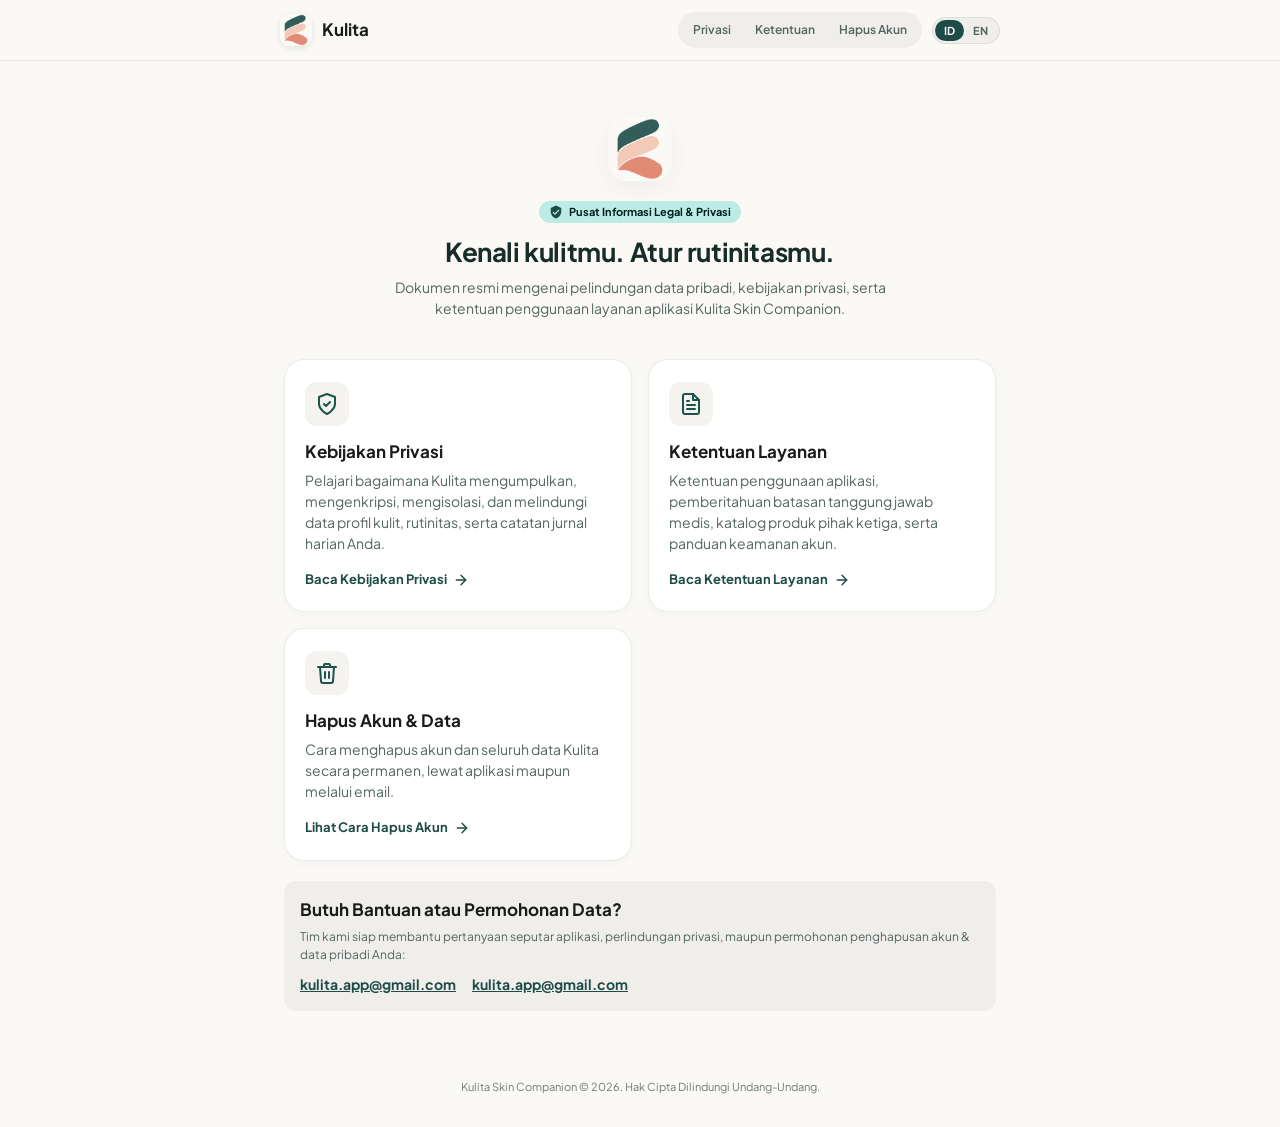
<file: index.html>
<!DOCTYPE html>
<html lang="id">
<head>
  <meta charset="UTF-8" />
  <meta name="viewport" content="width=device-width, initial-scale=1.0" />
  <meta name="description" content="Pusat Informasi Legal & Privasi Kulita — Kebijakan Privasi dan Ketentuan Layanan resmi aplikasi Kulita Skin Companion." />
  <meta name="theme-color" content="#FBF9F6" />
  <title>Pusat Legal &amp; Privasi — Kulita</title>
  <link rel="icon" type="image/png" href="assets/kulita_logo.png" />
  <link rel="preconnect" href="https://fonts.googleapis.com" />
  <link rel="preconnect" href="https://fonts.gstatic.com" crossorigin />
  <link href="https://fonts.googleapis.com/css2?family=Plus+Jakarta+Sans:wght@400;500;600;700;800&display=swap" rel="stylesheet" />
  <link rel="stylesheet" href="styles.css" />
  <script src="app.js"></script>
</head>
<body data-title-id="Pusat Legal & Privasi — Kulita" data-title-en="Legal & Privacy Center — Kulita">

  <!-- Sticky Top AppBar -->
  <header class="app-bar">
    <div class="app-bar-inner">
      <a href="index.html" class="brand-link" data-keep-lang>
        <img src="assets/kulita_logo.png" alt="Kulita Logo" class="brand-logo" />
        <span>Kulita</span>
      </a>

      <div class="app-bar-actions">
        <nav class="doc-nav" aria-label="Document Navigation">
          <a href="privacy.html" class="doc-nav-link" data-keep-lang>
            <span data-lang="id">Privasi</span>
            <span data-lang="en">Privacy</span>
          </a>
          <a href="terms.html" class="doc-nav-link" data-keep-lang>
            <span data-lang="id">Ketentuan</span>
            <span data-lang="en">Terms</span>
          </a>
          <a href="delete-account.html" class="doc-nav-link" data-keep-lang>
            <span data-lang="id">Hapus Akun</span>
            <span data-lang="en">Delete Account</span>
          </a>
        </nav>

        <div class="lang-switch" role="group" aria-label="Language Switcher">
          <button type="button" class="lang-btn active" data-set-lang="id" aria-pressed="true">ID</button>
          <button type="button" class="lang-btn" data-set-lang="en" aria-pressed="false">EN</button>
        </div>
      </div>
    </div>
  </header>

  <!-- Main Content -->
  <main class="page-main">

    <!-- Brand Hero Lockup -->
    <section class="hero-banner">
      <img src="assets/kulita_logo.png" alt="Kulita" class="hero-logo" />
      <div style="margin-bottom: 10px;">
        <span class="badge-pill badge-pill--privacy">
          <svg class="badge-icon" viewBox="0 0 24 24" fill="currentColor" aria-hidden="true">
            <path d="M12 1L3 5v6c0 5.55 3.84 10.74 9 12 5.16-1.26 9-6.45 9-12V5l-9-4zm-2 16l-4-4 1.41-1.41L10 14.17l6.59-6.59L18 9l-8 8z"/>
          </svg>
          <span data-lang="id">Pusat Informasi Legal &amp; Privasi</span>
          <span data-lang="en">Official Legal &amp; Privacy Center</span>
        </span>
      </div>
      <h1 class="headline-lg" data-lang="id">Kenali kulitmu. Atur rutinitasmu.</h1>
      <h1 class="headline-lg" data-lang="en">Know your skin. Set your routine.</h1>
      <p class="body-md" style="max-width: 540px; margin: 8px auto 0;" data-lang="id">
        Dokumen resmi mengenai pelindungan data pribadi, kebijakan privasi, serta ketentuan penggunaan layanan aplikasi Kulita Skin Companion.
      </p>
      <p class="body-md" style="max-width: 540px; margin: 8px auto 0;" data-lang="en">
        Official documentation regarding personal data protection, privacy policy, and terms of service for the Kulita Skin Companion application.
      </p>
    </section>

    <!-- Portal Cards matching HelpAndLegalBottomSheet items -->
    <section class="portal-grid" aria-label="Legal Documents">

      <!-- Card 1: Privacy Policy -->
      <a href="privacy.html" class="portal-card" data-keep-lang>
        <div>
          <div class="portal-card-icon-wrap">
            <svg width="24" height="24" viewBox="0 0 24 24" fill="none" stroke="currentColor" stroke-width="2" stroke-linecap="round" stroke-linejoin="round" aria-hidden="true">
              <path d="M12 22s8-4 8-10V5l-8-3-8 3v7c0 6 8 10 8 10z"/>
              <path d="m9 12 2 2 4-4"/>
            </svg>
          </div>
          <h2 class="headline-sm" style="margin-bottom: 6px;" data-lang="id">Kebijakan Privasi</h2>
          <h2 class="headline-sm" style="margin-bottom: 6px;" data-lang="en">Privacy Policy</h2>
          <p class="body-md" data-lang="id">
            Pelajari bagaimana Kulita mengumpulkan, mengenkripsi, mengisolasi, dan melindungi data profil kulit, rutinitas, serta catatan jurnal harian Anda.
          </p>
          <p class="body-md" data-lang="en">
            Learn how Kulita collects, encrypts, isolates, and protects your skin profile, skincare routine, and daily journal logs.
          </p>
        </div>
        <span class="portal-card-cta">
          <span data-lang="id">Baca Kebijakan Privasi</span>
          <span data-lang="en">Read Privacy Policy</span>
          <svg width="16" height="16" viewBox="0 0 24 24" fill="none" stroke="currentColor" stroke-width="2.2" stroke-linecap="round" stroke-linejoin="round" aria-hidden="true">
            <path d="M5 12h14"/>
            <path d="m12 5 7 7-7 7"/>
          </svg>
        </span>
      </a>

      <!-- Card 2: Terms of Service -->
      <a href="terms.html" class="portal-card" data-keep-lang>
        <div>
          <div class="portal-card-icon-wrap">
            <svg width="24" height="24" viewBox="0 0 24 24" fill="none" stroke="currentColor" stroke-width="2" stroke-linecap="round" stroke-linejoin="round" aria-hidden="true">
              <path d="M14 2H6a2 2 0 0 0-2 2v16a2 2 0 0 0 2 2h12a2 2 0 0 0 2-2V8z"/>
              <polyline points="14 2 14 8 20 8"/>
              <line x1="16" y1="13" x2="8" y2="13"/>
              <line x1="16" y1="17" x2="8" y2="17"/>
              <polyline points="10 9 9 9 8 9"/>
            </svg>
          </div>
          <h2 class="headline-sm" style="margin-bottom: 6px;" data-lang="id">Ketentuan Layanan</h2>
          <h2 class="headline-sm" style="margin-bottom: 6px;" data-lang="en">Terms of Service</h2>
          <p class="body-md" data-lang="id">
            Ketentuan penggunaan aplikasi, pemberitahuan batasan tanggung jawab medis, katalog produk pihak ketiga, serta panduan keamanan akun.
          </p>
          <p class="body-md" data-lang="en">
            Terms of application use, medical disclaimer notice, third-party product catalog references, and account security guidelines.
          </p>
        </div>
        <span class="portal-card-cta">
          <span data-lang="id">Baca Ketentuan Layanan</span>
          <span data-lang="en">Read Terms of Service</span>
          <svg width="16" height="16" viewBox="0 0 24 24" fill="none" stroke="currentColor" stroke-width="2.2" stroke-linecap="round" stroke-linejoin="round" aria-hidden="true">
            <path d="M5 12h14"/>
            <path d="m12 5 7 7-7 7"/>
          </svg>
        </span>
      </a>

      <!-- Card 3: Delete Account -->
      <a href="delete-account.html" class="portal-card" data-keep-lang>
        <div>
          <div class="portal-card-icon-wrap">
            <svg width="24" height="24" viewBox="0 0 24 24" fill="none" stroke="currentColor" stroke-width="2" stroke-linecap="round" stroke-linejoin="round" aria-hidden="true">
              <polyline points="3 6 5 6 21 6"/>
              <path d="M19 6l-1 14a2 2 0 0 1-2 2H8a2 2 0 0 1-2-2L5 6"/>
              <path d="M10 11v6"/>
              <path d="M14 11v6"/>
              <path d="M9 6V4a1 1 0 0 1 1-1h4a1 1 0 0 1 1 1v2"/>
            </svg>
          </div>
          <h2 class="headline-sm" style="margin-bottom: 6px;" data-lang="id">Hapus Akun &amp; Data</h2>
          <h2 class="headline-sm" style="margin-bottom: 6px;" data-lang="en">Delete Account &amp; Data</h2>
          <p class="body-md" data-lang="id">
            Cara menghapus akun dan seluruh data Kulita secara permanen, lewat aplikasi maupun melalui email.
          </p>
          <p class="body-md" data-lang="en">
            How to permanently delete your Kulita account and all associated data, in the app or by email.
          </p>
        </div>
        <span class="portal-card-cta">
          <span data-lang="id">Lihat Cara Hapus Akun</span>
          <span data-lang="en">See How to Delete</span>
          <svg width="16" height="16" viewBox="0 0 24 24" fill="none" stroke="currentColor" stroke-width="2.2" stroke-linecap="round" stroke-linejoin="round" aria-hidden="true">
            <path d="M5 12h14"/>
            <path d="m12 5 7 7-7 7"/>
          </svg>
        </span>
      </a>

    </section>

    <!-- Contact & Support Summary Card -->
    <section class="support-card" style="margin-top: 20px;" aria-label="Kontak Resmi">
      <h2 class="support-card-title" data-lang="id">Butuh Bantuan atau Permohonan Data?</h2>
      <h2 class="support-card-title" data-lang="en">Need Help or Data Inquiries?</h2>
      <p class="support-card-desc" data-lang="id">
        Tim kami siap membantu pertanyaan seputar aplikasi, perlindungan privasi, maupun permohonan penghapusan akun &amp; data pribadi Anda:
      </p>
      <p class="support-card-desc" data-lang="en">
        Our team is ready to assist with general support, privacy inquiries, or permanent account &amp; personal data deletion requests:
      </p>
      <div style="display: flex; flex-wrap: wrap; gap: 16px; margin-top: 8px;">
        <a href="mailto:kulita.app@gmail.com" class="support-email-link">
          <span>kulita.app@gmail.com</span>
        </a>
        <a href="mailto:kulita.app@gmail.com" class="support-email-link">
          <span>kulita.app@gmail.com</span>
        </a>
      </div>
    </section>

  </main>

  <!-- Footer -->
  <footer class="page-footer">
    <p data-lang="id">Kulita Skin Companion &copy; 2026. Hak Cipta Dilindungi Undang-Undang.</p>
    <p data-lang="en">Kulita Skin Companion &copy; 2026. All rights reserved.</p>
  </footer>

</body>
</html>
</file>
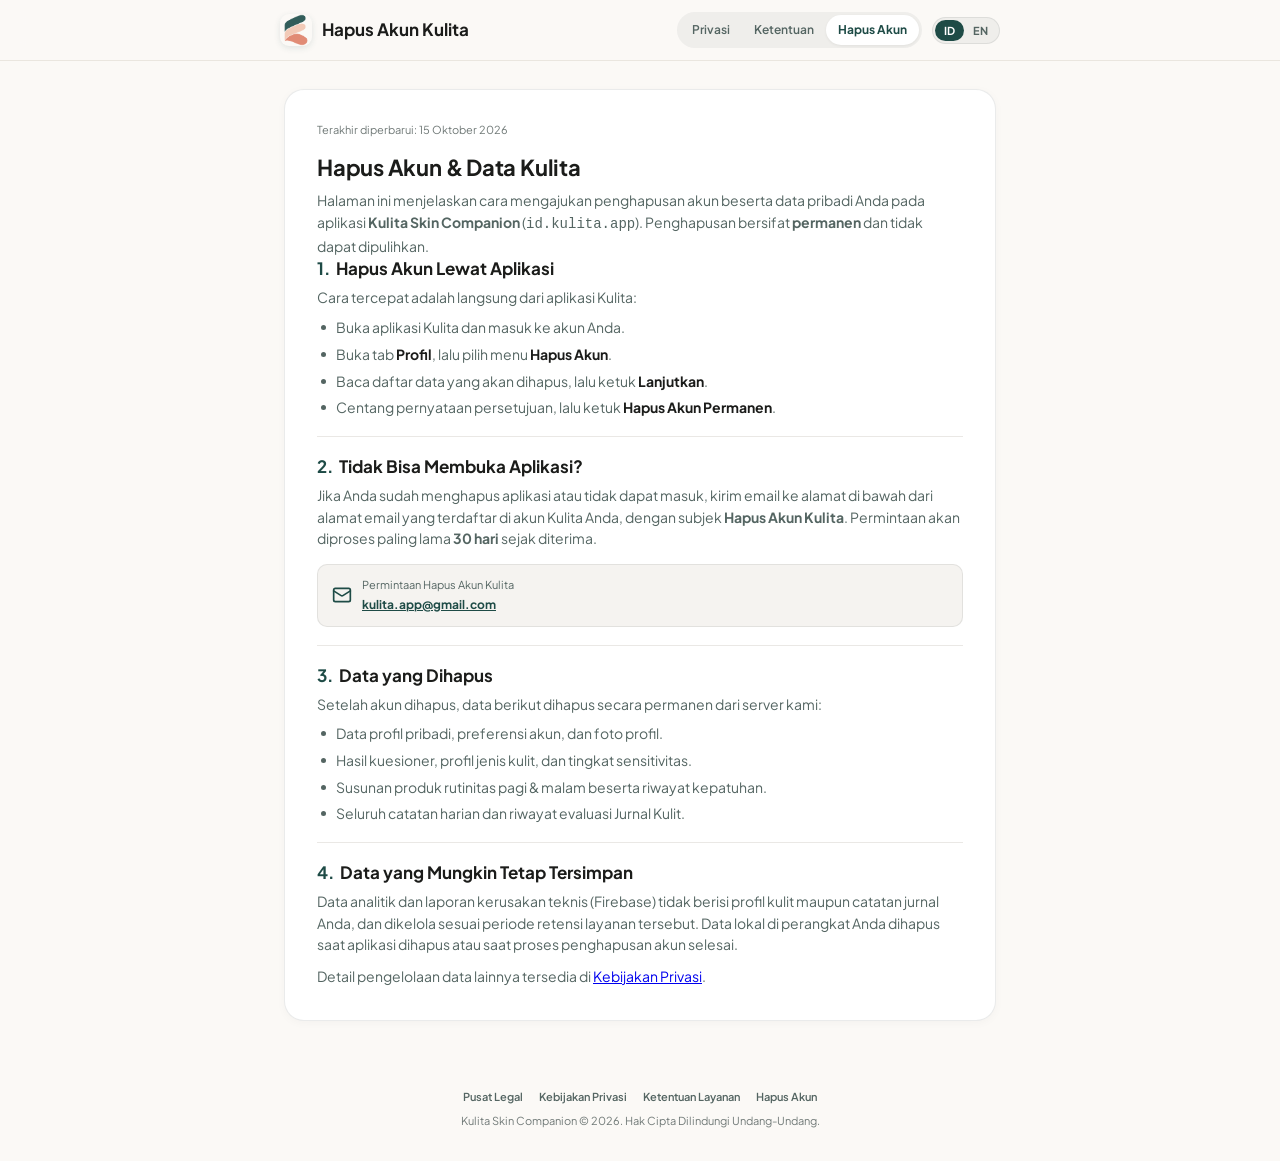
<file: delete-account.html>
<!DOCTYPE html>
<html lang="id">
<head>
  <meta charset="UTF-8" />
  <meta name="viewport" content="width=device-width, initial-scale=1.0" />
  <meta name="description" content="Cara menghapus akun dan data Kulita Skin Companion secara permanen, baik melalui aplikasi maupun melalui email." />
  <meta name="theme-color" content="#FBF9F6" />
  <title>Hapus Akun Kulita</title>
  <link rel="icon" type="image/png" href="assets/kulita_logo.png" />
  <link rel="preconnect" href="https://fonts.googleapis.com" />
  <link rel="preconnect" href="https://fonts.gstatic.com" crossorigin />
  <link href="https://fonts.googleapis.com/css2?family=Plus+Jakarta+Sans:wght@400;500;600;700;800&display=swap" rel="stylesheet" />
  <link rel="stylesheet" href="styles.css" />
  <script src="app.js"></script>
</head>
<body data-title-id="Hapus Akun Kulita" data-title-en="Delete Kulita Account">

  <!-- Sticky Top AppBar matching Flutter AppBar -->
  <header class="app-bar">
    <div class="app-bar-inner">
      <a href="index.html" class="brand-link" data-keep-lang>
        <img src="assets/kulita_logo.png" alt="Kulita Logo" class="brand-logo" />
        <span class="brand-title-text" data-lang="id">Hapus Akun Kulita</span>
        <span class="brand-title-text" data-lang="en">Delete Kulita Account</span>
      </a>

      <div class="app-bar-actions">
        <nav class="doc-nav" aria-label="Document Navigation">
          <a href="privacy.html" class="doc-nav-link" data-keep-lang>
            <span data-lang="id">Privasi</span>
            <span data-lang="en">Privacy</span>
          </a>
          <a href="terms.html" class="doc-nav-link" data-keep-lang>
            <span data-lang="id">Ketentuan</span>
            <span data-lang="en">Terms</span>
          </a>
          <a href="delete-account.html" class="doc-nav-link active" data-keep-lang>
            <span data-lang="id">Hapus Akun</span>
            <span data-lang="en">Delete Account</span>
          </a>
        </nav>

        <div class="lang-switch" role="group" aria-label="Language Switcher">
          <button type="button" class="lang-btn active" data-set-lang="id" aria-pressed="true">ID</button>
          <button type="button" class="lang-btn" data-set-lang="en" aria-pressed="false">EN</button>
        </div>
      </div>
    </div>
  </header>

  <!-- Main Content -->
  <main class="page-main">
    <article class="article-card">

      <!-- ================================================================
           BAHASA INDONESIA (ID)
           ================================================================ -->
      <div data-lang="id">
        <div class="meta-row">
          <span class="last-updated">Terakhir diperbarui: 15 Oktober 2026</span>
        </div>

        <h1 class="headline-lg-mobile doc-headline">Hapus Akun &amp; Data Kulita</h1>
        <p class="body-md doc-intro">
          Halaman ini menjelaskan cara mengajukan penghapusan akun beserta data pribadi Anda pada aplikasi <strong>Kulita Skin Companion</strong> (<code>id.kulita.app</code>). Penghapusan bersifat <strong>permanen</strong> dan tidak dapat dipulihkan.
        </p>

        <!-- Section 1 -->
        <section class="section-block">
          <h2 class="section-heading">
            <span class="section-number">1.</span>
            <span>Hapus Akun Lewat Aplikasi</span>
          </h2>
          <p class="section-desc">
            Cara tercepat adalah langsung dari aplikasi Kulita:
          </p>
          <ul class="bullet-list">
            <li class="bullet-item">
              <span class="bullet-dot"></span>
              <span>Buka aplikasi Kulita dan masuk ke akun Anda.</span>
            </li>
            <li class="bullet-item">
              <span class="bullet-dot"></span>
              <span>Buka tab <strong>Profil</strong>, lalu pilih menu <strong>Hapus Akun</strong>.</span>
            </li>
            <li class="bullet-item">
              <span class="bullet-dot"></span>
              <span>Baca daftar data yang akan dihapus, lalu ketuk <strong>Lanjutkan</strong>.</span>
            </li>
            <li class="bullet-item">
              <span class="bullet-dot"></span>
              <span>Centang pernyataan persetujuan, lalu ketuk <strong>Hapus Akun Permanen</strong>.</span>
            </li>
          </ul>
        </section>

        <hr class="section-divider" />

        <!-- Section 2 -->
        <section class="section-block">
          <h2 class="section-heading">
            <span class="section-number">2.</span>
            <span>Tidak Bisa Membuka Aplikasi?</span>
          </h2>
          <p class="section-desc">
            Jika Anda sudah menghapus aplikasi atau tidak dapat masuk, kirim email ke alamat di bawah dari alamat email yang terdaftar di akun Kulita Anda, dengan subjek <strong>Hapus Akun Kulita</strong>. Permintaan akan diproses paling lama <strong>30 hari</strong> sejak diterima.
          </p>

          <a href="mailto:kulita.app@gmail.com?subject=Hapus%20Akun%20Kulita" class="contact-box" aria-label="Permintaan penghapusan akun Kulita: kulita.app@gmail.com">
            <svg class="contact-box-icon" viewBox="0 0 24 24" fill="none" stroke="currentColor" stroke-width="2" stroke-linecap="round" stroke-linejoin="round" aria-hidden="true">
              <rect x="2" y="4" width="20" height="16" rx="2"/>
              <path d="m22 7-8.97 5.7a1.94 1.94 0 0 1-2.06 0L2 7"/>
            </svg>
            <div>
              <span class="contact-box-label">Permintaan Hapus Akun Kulita</span>
              <span class="contact-box-email">kulita.app@gmail.com</span>
            </div>
          </a>
        </section>

        <hr class="section-divider" />

        <!-- Section 3 -->
        <section class="section-block">
          <h2 class="section-heading">
            <span class="section-number">3.</span>
            <span>Data yang Dihapus</span>
          </h2>
          <p class="section-desc">
            Setelah akun dihapus, data berikut dihapus secara permanen dari server kami:
          </p>
          <ul class="bullet-list">
            <li class="bullet-item">
              <span class="bullet-dot"></span>
              <span>Data profil pribadi, preferensi akun, dan foto profil.</span>
            </li>
            <li class="bullet-item">
              <span class="bullet-dot"></span>
              <span>Hasil kuesioner, profil jenis kulit, dan tingkat sensitivitas.</span>
            </li>
            <li class="bullet-item">
              <span class="bullet-dot"></span>
              <span>Susunan produk rutinitas pagi &amp; malam beserta riwayat kepatuhan.</span>
            </li>
            <li class="bullet-item">
              <span class="bullet-dot"></span>
              <span>Seluruh catatan harian dan riwayat evaluasi Jurnal Kulit.</span>
            </li>
          </ul>
        </section>

        <hr class="section-divider" />

        <!-- Section 4 -->
        <section class="section-block">
          <h2 class="section-heading">
            <span class="section-number">4.</span>
            <span>Data yang Mungkin Tetap Tersimpan</span>
          </h2>
          <p class="section-desc">
            Data analitik dan laporan kerusakan teknis (Firebase) tidak berisi profil kulit maupun catatan jurnal Anda, dan dikelola sesuai periode retensi layanan tersebut. Data lokal di perangkat Anda dihapus saat aplikasi dihapus atau saat proses penghapusan akun selesai.
          </p>
          <p class="section-desc">
            Detail pengelolaan data lainnya tersedia di <a href="privacy.html" data-keep-lang>Kebijakan Privasi</a>.
          </p>
        </section>
      </div>

      <!-- ================================================================
           ENGLISH (EN)
           ================================================================ -->
      <div data-lang="en">
        <div class="meta-row">
          <span class="last-updated">Last updated: October 15, 2026</span>
        </div>

        <h1 class="headline-lg-mobile doc-headline">Delete Your Kulita Account &amp; Data</h1>
        <p class="body-md doc-intro">
          This page explains how to request deletion of your account and personal data for the <strong>Kulita Skin Companion</strong> app (<code>id.kulita.app</code>). Deletion is <strong>permanent</strong> and cannot be undone.
        </p>

        <!-- Section 1 -->
        <section class="section-block">
          <h2 class="section-heading">
            <span class="section-number">1.</span>
            <span>Delete Your Account In the App</span>
          </h2>
          <p class="section-desc">
            The fastest way is directly from the Kulita app:
          </p>
          <ul class="bullet-list">
            <li class="bullet-item">
              <span class="bullet-dot"></span>
              <span>Open the Kulita app and sign in to your account.</span>
            </li>
            <li class="bullet-item">
              <span class="bullet-dot"></span>
              <span>Open the <strong>Profile</strong> tab, then choose <strong>Delete Account</strong>.</span>
            </li>
            <li class="bullet-item">
              <span class="bullet-dot"></span>
              <span>Review the list of data to be deleted, then tap <strong>Continue</strong>.</span>
            </li>
            <li class="bullet-item">
              <span class="bullet-dot"></span>
              <span>Tick the acknowledgement checkbox, then tap <strong>Delete Account Permanently</strong>.</span>
            </li>
          </ul>
        </section>

        <hr class="section-divider" />

        <!-- Section 2 -->
        <section class="section-block">
          <h2 class="section-heading">
            <span class="section-number">2.</span>
            <span>Can't Open the App?</span>
          </h2>
          <p class="section-desc">
            If you have uninstalled the app or cannot sign in, email us at the address below from the email address registered to your Kulita account, with the subject <strong>Delete Kulita Account</strong>. Requests are processed within <strong>30 days</strong> of receipt.
          </p>

          <a href="mailto:kulita.app@gmail.com?subject=Delete%20Kulita%20Account" class="contact-box" aria-label="Kulita account deletion request: kulita.app@gmail.com">
            <svg class="contact-box-icon" viewBox="0 0 24 24" fill="none" stroke="currentColor" stroke-width="2" stroke-linecap="round" stroke-linejoin="round" aria-hidden="true">
              <rect x="2" y="4" width="20" height="16" rx="2"/>
              <path d="m22 7-8.97 5.7a1.94 1.94 0 0 1-2.06 0L2 7"/>
            </svg>
            <div>
              <span class="contact-box-label">Kulita Account Deletion Request</span>
              <span class="contact-box-email">kulita.app@gmail.com</span>
            </div>
          </a>
        </section>

        <hr class="section-divider" />

        <!-- Section 3 -->
        <section class="section-block">
          <h2 class="section-heading">
            <span class="section-number">3.</span>
            <span>Data That Is Deleted</span>
          </h2>
          <p class="section-desc">
            Once your account is deleted, the following data is permanently removed from our servers:
          </p>
          <ul class="bullet-list">
            <li class="bullet-item">
              <span class="bullet-dot"></span>
              <span>Personal profile data, account preferences, and profile photo.</span>
            </li>
            <li class="bullet-item">
              <span class="bullet-dot"></span>
              <span>Questionnaire results, skin type profile, and sensitivity level.</span>
            </li>
            <li class="bullet-item">
              <span class="bullet-dot"></span>
              <span>Morning &amp; night routine product setups and adherence history.</span>
            </li>
            <li class="bullet-item">
              <span class="bullet-dot"></span>
              <span>All daily entries and evaluation history in the Skin Journal.</span>
            </li>
          </ul>
        </section>

        <hr class="section-divider" />

        <!-- Section 4 -->
        <section class="section-block">
          <h2 class="section-heading">
            <span class="section-number">4.</span>
            <span>Data That May Be Retained</span>
          </h2>
          <p class="section-desc">
            Analytics and technical crash data (Firebase) do not contain your skin profile or journal entries, and are managed according to that service's retention period. Local data on your device is removed when you uninstall the app or when account deletion completes.
          </p>
          <p class="section-desc">
            More details are available in our <a href="privacy.html" data-keep-lang>Privacy Policy</a>.
          </p>
        </section>
      </div>

    </article>
  </main>

  <!-- Footer -->
  <footer class="page-footer">
    <div class="footer-links">
      <a href="index.html" class="footer-link" data-keep-lang>
        <span data-lang="id">Pusat Legal</span>
        <span data-lang="en">Legal Center</span>
      </a>
      <a href="privacy.html" class="footer-link" data-keep-lang>
        <span data-lang="id">Kebijakan Privasi</span>
        <span data-lang="en">Privacy Policy</span>
      </a>
      <a href="terms.html" class="footer-link" data-keep-lang>
        <span data-lang="id">Ketentuan Layanan</span>
        <span data-lang="en">Terms of Service</span>
      </a>
      <a href="delete-account.html" class="footer-link" data-keep-lang>
        <span data-lang="id">Hapus Akun</span>
        <span data-lang="en">Delete Account</span>
      </a>
    </div>
    <p data-lang="id">Kulita Skin Companion &copy; 2026. Hak Cipta Dilindungi Undang-Undang.</p>
    <p data-lang="en">Kulita Skin Companion &copy; 2026. All rights reserved.</p>
  </footer>

</body>
</html>
</file>
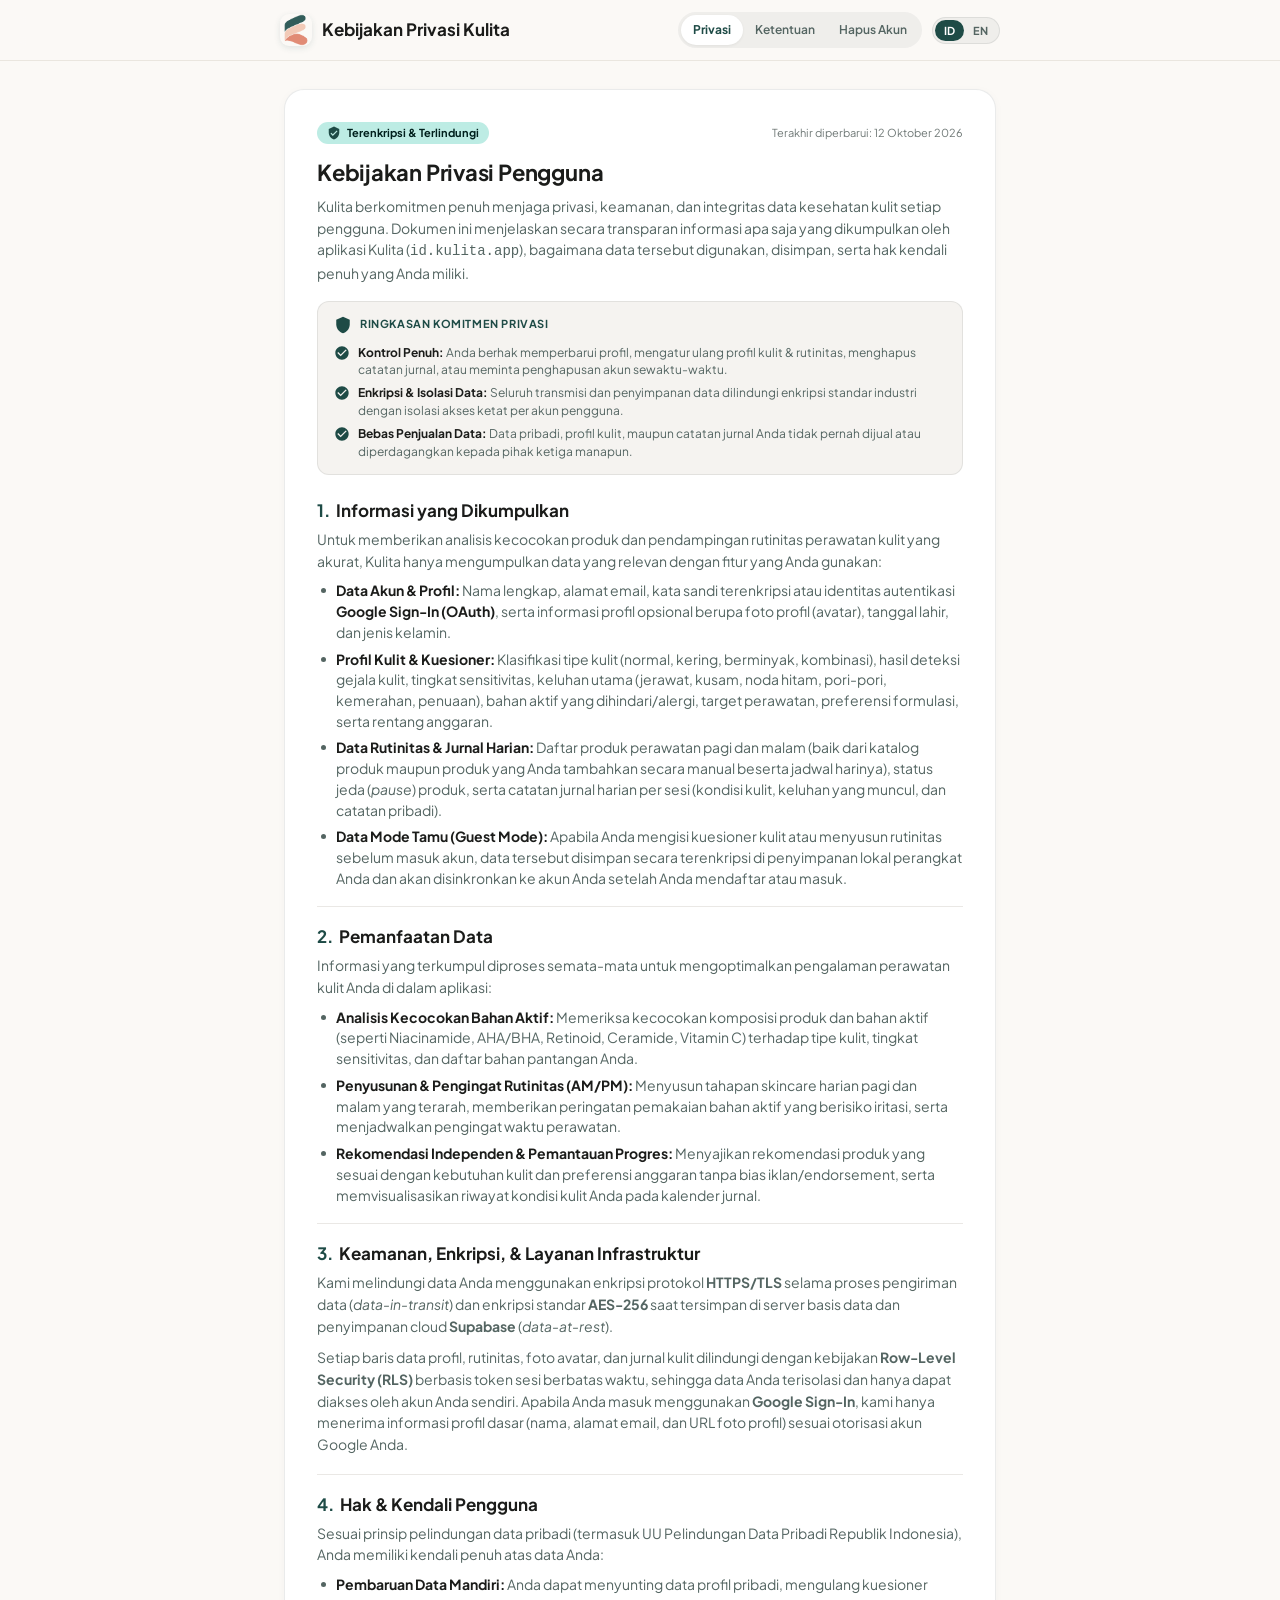
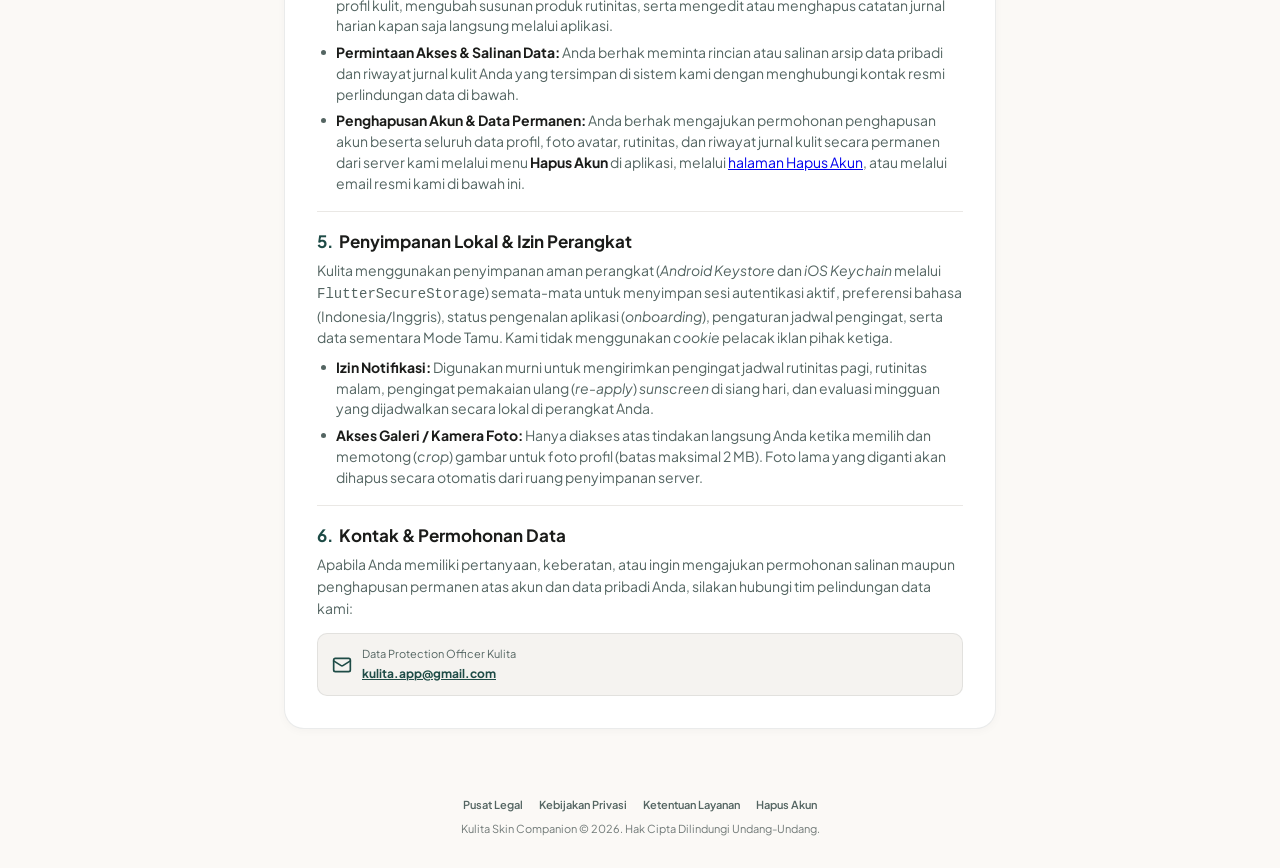
<file: privacy.html>
<!DOCTYPE html>
<html lang="id">
<head>
  <meta charset="UTF-8" />
  <meta name="viewport" content="width=device-width, initial-scale=1.0" />
  <meta name="description" content="Kebijakan Privasi Resmi Kulita Skin Companion — Komitmen perlindungan data pribadi, profil kulit, rutinitas, dan jurnal harian Anda." />
  <meta name="theme-color" content="#FBF9F6" />
  <title>Kebijakan Privasi Kulita</title>
  <link rel="icon" type="image/png" href="assets/kulita_logo.png" />
  <link rel="preconnect" href="https://fonts.googleapis.com" />
  <link rel="preconnect" href="https://fonts.gstatic.com" crossorigin />
  <link href="https://fonts.googleapis.com/css2?family=Plus+Jakarta+Sans:wght@400;500;600;700;800&display=swap" rel="stylesheet" />
  <link rel="stylesheet" href="styles.css" />
  <script src="app.js"></script>
</head>
<body data-title-id="Kebijakan Privasi Kulita" data-title-en="Kulita Privacy Policy">

  <!-- Sticky Top AppBar matching Flutter AppBar -->
  <header class="app-bar">
    <div class="app-bar-inner">
      <a href="index.html" class="brand-link" data-keep-lang>
        <img src="assets/kulita_logo.png" alt="Kulita Logo" class="brand-logo" />
        <span class="brand-title-text" data-lang="id">Kebijakan Privasi Kulita</span>
        <span class="brand-title-text" data-lang="en">Kulita Privacy Policy</span>
      </a>

      <div class="app-bar-actions">
        <nav class="doc-nav" aria-label="Document Navigation">
          <a href="privacy.html" class="doc-nav-link active" data-keep-lang>
            <span data-lang="id">Privasi</span>
            <span data-lang="en">Privacy</span>
          </a>
          <a href="terms.html" class="doc-nav-link" data-keep-lang>
            <span data-lang="id">Ketentuan</span>
            <span data-lang="en">Terms</span>
          </a>
          <a href="delete-account.html" class="doc-nav-link" data-keep-lang>
            <span data-lang="id">Hapus Akun</span>
            <span data-lang="en">Delete Account</span>
          </a>
        </nav>

        <div class="lang-switch" role="group" aria-label="Language Switcher">
          <button type="button" class="lang-btn active" data-set-lang="id" aria-pressed="true">ID</button>
          <button type="button" class="lang-btn" data-set-lang="en" aria-pressed="false">EN</button>
        </div>
      </div>
    </div>
  </header>

  <!-- Main Content -->
  <main class="page-main">
    <article class="article-card">

      <!-- ================================================================
           BAHASA INDONESIA (ID)
           ================================================================ -->
      <div data-lang="id">
        <!-- Badge & Updated Date -->
        <div class="meta-row">
          <span class="badge-pill badge-pill--privacy">
            <svg class="badge-icon" viewBox="0 0 24 24" fill="currentColor" aria-hidden="true">
              <path d="M12 1L3 5v6c0 5.55 3.84 10.74 9 12 5.16-1.26 9-6.45 9-12V5l-9-4zm-2 16l-4-4 1.41-1.41L10 14.17l6.59-6.59L18 9l-8 8z"/>
            </svg>
            Terenkripsi &amp; Terlindungi
          </span>
          <span class="last-updated">Terakhir diperbarui: 12 Oktober 2026</span>
        </div>

        <!-- Headline & Intro -->
        <h1 class="headline-lg-mobile doc-headline">Kebijakan Privasi Pengguna</h1>
        <p class="body-md doc-intro">
          Kulita berkomitmen penuh menjaga privasi, keamanan, dan integritas data kesehatan kulit setiap pengguna. Dokumen ini menjelaskan secara transparan informasi apa saja yang dikumpulkan oleh aplikasi Kulita (<code>id.kulita.app</code>), bagaimana data tersebut digunakan, disimpan, serta hak kendali penuh yang Anda miliki.
        </p>

        <!-- Summary Commitment Callout Box (LegalSummaryCard) -->
        <section class="summary-card" aria-label="Ringkasan Komitmen Privasi">
          <div class="summary-card-header">
            <svg class="summary-card-icon" viewBox="0 0 24 24" fill="currentColor" aria-hidden="true">
              <path d="M12 1L3 5v6c0 5.55 3.84 10.74 9 12 5.16-1.26 9-6.45 9-12V5l-9-4z"/>
            </svg>
            <h2 class="summary-card-title">RINGKASAN KOMITMEN PRIVASI</h2>
          </div>
          <ul class="summary-list">
            <li class="summary-item">
              <svg class="summary-check-icon" viewBox="0 0 24 24" fill="currentColor" aria-hidden="true">
                <path d="M12 2C6.48 2 2 6.48 2 12s4.48 10 10 10 10-4.48 10-10S17.52 2 12 2zm-2 15l-5-5 1.41-1.41L10 14.17l7.59-7.59L19 8l-9 9z"/>
              </svg>
              <span><strong>Kontrol Penuh:</strong> Anda berhak memperbarui profil, mengatur ulang profil kulit &amp; rutinitas, menghapus catatan jurnal, atau meminta penghapusan akun sewaktu-waktu.</span>
            </li>
            <li class="summary-item">
              <svg class="summary-check-icon" viewBox="0 0 24 24" fill="currentColor" aria-hidden="true">
                <path d="M12 2C6.48 2 2 6.48 2 12s4.48 10 10 10 10-4.48 10-10S17.52 2 12 2zm-2 15l-5-5 1.41-1.41L10 14.17l7.59-7.59L19 8l-9 9z"/>
              </svg>
              <span><strong>Enkripsi &amp; Isolasi Data:</strong> Seluruh transmisi dan penyimpanan data dilindungi enkripsi standar industri dengan isolasi akses ketat per akun pengguna.</span>
            </li>
            <li class="summary-item">
              <svg class="summary-check-icon" viewBox="0 0 24 24" fill="currentColor" aria-hidden="true">
                <path d="M12 2C6.48 2 2 6.48 2 12s4.48 10 10 10 10-4.48 10-10S17.52 2 12 2zm-2 15l-5-5 1.41-1.41L10 14.17l7.59-7.59L19 8l-9 9z"/>
              </svg>
              <span><strong>Bebas Penjualan Data:</strong> Data pribadi, profil kulit, maupun catatan jurnal Anda tidak pernah dijual atau diperdagangkan kepada pihak ketiga manapun.</span>
            </li>
          </ul>
        </section>

        <!-- Section 1 -->
        <section class="section-block">
          <h2 class="section-heading">
            <span class="section-number">1.</span>
            <span>Informasi yang Dikumpulkan</span>
          </h2>
          <p class="section-desc">
            Untuk memberikan analisis kecocokan produk dan pendampingan rutinitas perawatan kulit yang akurat, Kulita hanya mengumpulkan data yang relevan dengan fitur yang Anda gunakan:
          </p>
          <ul class="bullet-list">
            <li class="bullet-item">
              <span class="bullet-dot"></span>
              <span><strong>Data Akun &amp; Profil: </strong>Nama lengkap, alamat email, kata sandi terenkripsi atau identitas autentikasi <strong>Google Sign-In (OAuth)</strong>, serta informasi profil opsional berupa foto profil (avatar), tanggal lahir, dan jenis kelamin.</span>
            </li>
            <li class="bullet-item">
              <span class="bullet-dot"></span>
              <span><strong>Profil Kulit &amp; Kuesioner: </strong>Klasifikasi tipe kulit (normal, kering, berminyak, kombinasi), hasil deteksi gejala kulit, tingkat sensitivitas, keluhan utama (jerawat, kusam, noda hitam, pori-pori, kemerahan, penuaan), bahan aktif yang dihindari/alergi, target perawatan, preferensi formulasi, serta rentang anggaran.</span>
            </li>
            <li class="bullet-item">
              <span class="bullet-dot"></span>
              <span><strong>Data Rutinitas &amp; Jurnal Harian: </strong>Daftar produk perawatan pagi dan malam (baik dari katalog produk maupun produk yang Anda tambahkan secara manual beserta jadwal harinya), status jeda (<em>pause</em>) produk, serta catatan jurnal harian per sesi (kondisi kulit, keluhan yang muncul, dan catatan pribadi).</span>
            </li>
            <li class="bullet-item">
              <span class="bullet-dot"></span>
              <span><strong>Data Mode Tamu (Guest Mode): </strong>Apabila Anda mengisi kuesioner kulit atau menyusun rutinitas sebelum masuk akun, data tersebut disimpan secara terenkripsi di penyimpanan lokal perangkat Anda dan akan disinkronkan ke akun Anda setelah Anda mendaftar atau masuk.</span>
            </li>
          </ul>
        </section>

        <hr class="section-divider" />

        <!-- Section 2 -->
        <section class="section-block">
          <h2 class="section-heading">
            <span class="section-number">2.</span>
            <span>Pemanfaatan Data</span>
          </h2>
          <p class="section-desc">
            Informasi yang terkumpul diproses semata-mata untuk mengoptimalkan pengalaman perawatan kulit Anda di dalam aplikasi:
          </p>
          <ul class="bullet-list">
            <li class="bullet-item">
              <span class="bullet-dot"></span>
              <span><strong>Analisis Kecocokan Bahan Aktif: </strong>Memeriksa kecocokan komposisi produk dan bahan aktif (seperti Niacinamide, AHA/BHA, Retinoid, Ceramide, Vitamin C) terhadap tipe kulit, tingkat sensitivitas, dan daftar bahan pantangan Anda.</span>
            </li>
            <li class="bullet-item">
              <span class="bullet-dot"></span>
              <span><strong>Penyusunan &amp; Pengingat Rutinitas (AM/PM): </strong>Menyusun tahapan skincare harian pagi dan malam yang terarah, memberikan peringatan pemakaian bahan aktif yang berisiko iritasi, serta menjadwalkan pengingat waktu perawatan.</span>
            </li>
            <li class="bullet-item">
              <span class="bullet-dot"></span>
              <span><strong>Rekomendasi Independen &amp; Pemantauan Progres: </strong>Menyajikan rekomendasi produk yang sesuai dengan kebutuhan kulit dan preferensi anggaran tanpa bias iklan/endorsement, serta memvisualisasikan riwayat kondisi kulit Anda pada kalender jurnal.</span>
            </li>
          </ul>
        </section>

        <hr class="section-divider" />

        <!-- Section 3 -->
        <section class="section-block">
          <h2 class="section-heading">
            <span class="section-number">3.</span>
            <span>Keamanan, Enkripsi, &amp; Layanan Infrastruktur</span>
          </h2>
          <p class="section-desc">
            Kami melindungi data Anda menggunakan enkripsi protokol <strong>HTTPS/TLS</strong> selama proses pengiriman data (<em>data-in-transit</em>) dan enkripsi standar <strong>AES-256</strong> saat tersimpan di server basis data dan penyimpanan cloud <strong>Supabase</strong> (<em>data-at-rest</em>).
          </p>
          <p class="section-desc">
            Setiap baris data profil, rutinitas, foto avatar, dan jurnal kulit dilindungi dengan kebijakan <strong>Row-Level Security (RLS)</strong> berbasis token sesi berbatas waktu, sehingga data Anda terisolasi dan hanya dapat diakses oleh akun Anda sendiri. Apabila Anda masuk menggunakan <strong>Google Sign-In</strong>, kami hanya menerima informasi profil dasar (nama, alamat email, dan URL foto profil) sesuai otorisasi akun Google Anda.
          </p>
        </section>

        <hr class="section-divider" />

        <!-- Section 4 -->
        <section class="section-block">
          <h2 class="section-heading">
            <span class="section-number">4.</span>
            <span>Hak &amp; Kendali Pengguna</span>
          </h2>
          <p class="section-desc">
            Sesuai prinsip pelindungan data pribadi (termasuk UU Pelindungan Data Pribadi Republik Indonesia), Anda memiliki kendali penuh atas data Anda:
          </p>
          <ul class="bullet-list">
            <li class="bullet-item">
              <span class="bullet-dot"></span>
              <span><strong>Pembaruan Data Mandiri: </strong>Anda dapat menyunting data profil pribadi, mengulang kuesioner profil kulit, mengubah susunan produk rutinitas, serta mengedit atau menghapus catatan jurnal harian kapan saja langsung melalui aplikasi.</span>
            </li>
            <li class="bullet-item">
              <span class="bullet-dot"></span>
              <span><strong>Permintaan Akses &amp; Salinan Data: </strong>Anda berhak meminta rincian atau salinan arsip data pribadi dan riwayat jurnal kulit Anda yang tersimpan di sistem kami dengan menghubungi kontak resmi perlindungan data di bawah.</span>
            </li>
            <li class="bullet-item">
              <span class="bullet-dot"></span>
              <span><strong>Penghapusan Akun &amp; Data Permanen: </strong>Anda berhak mengajukan permohonan penghapusan akun beserta seluruh data profil, foto avatar, rutinitas, dan riwayat jurnal kulit secara permanen dari server kami melalui menu <strong>Hapus Akun</strong> di aplikasi, melalui <a href="delete-account.html" data-keep-lang>halaman Hapus Akun</a>, atau melalui email resmi kami di bawah ini.</span>
            </li>
          </ul>
        </section>

        <hr class="section-divider" />

        <!-- Section 5 -->
        <section class="section-block">
          <h2 class="section-heading">
            <span class="section-number">5.</span>
            <span>Penyimpanan Lokal &amp; Izin Perangkat</span>
          </h2>
          <p class="section-desc">
            Kulita menggunakan penyimpanan aman perangkat (<em>Android Keystore</em> dan <em>iOS Keychain</em> melalui <code>FlutterSecureStorage</code>) semata-mata untuk menyimpan sesi autentikasi aktif, preferensi bahasa (Indonesia/Inggris), status pengenalan aplikasi (<em>onboarding</em>), pengaturan jadwal pengingat, serta data sementara Mode Tamu. Kami tidak menggunakan <em>cookie</em> pelacak iklan pihak ketiga.
          </p>
          <ul class="bullet-list">
            <li class="bullet-item">
              <span class="bullet-dot"></span>
              <span><strong>Izin Notifikasi: </strong>Digunakan murni untuk mengirimkan pengingat jadwal rutinitas pagi, rutinitas malam, pengingat pemakaian ulang (<em>re-apply</em>) <em>sunscreen</em> di siang hari, dan evaluasi mingguan yang dijadwalkan secara lokal di perangkat Anda.</span>
            </li>
            <li class="bullet-item">
              <span class="bullet-dot"></span>
              <span><strong>Akses Galeri / Kamera Foto: </strong>Hanya diakses atas tindakan langsung Anda ketika memilih dan memotong (<em>crop</em>) gambar untuk foto profil (batas maksimal 2 MB). Foto lama yang diganti akan dihapus secara otomatis dari ruang penyimpanan server.</span>
            </li>
          </ul>
        </section>

        <hr class="section-divider" />

        <!-- Section 6 -->
        <section class="section-block">
          <h2 class="section-heading">
            <span class="section-number">6.</span>
            <span>Kontak &amp; Permohonan Data</span>
          </h2>
          <p class="section-desc">
            Apabila Anda memiliki pertanyaan, keberatan, atau ingin mengajukan permohonan salinan maupun penghapusan permanen atas akun dan data pribadi Anda, silakan hubungi tim pelindungan data kami:
          </p>

          <!-- Contact Box matching LegalContactBox -->
          <a href="mailto:kulita.app@gmail.com" class="contact-box" aria-label="Data Protection Officer Kulita: kulita.app@gmail.com">
            <svg class="contact-box-icon" viewBox="0 0 24 24" fill="none" stroke="currentColor" stroke-width="2" stroke-linecap="round" stroke-linejoin="round" aria-hidden="true">
              <rect x="2" y="4" width="20" height="16" rx="2"/>
              <path d="m22 7-8.97 5.7a1.94 1.94 0 0 1-2.06 0L2 7"/>
            </svg>
            <div>
              <span class="contact-box-label">Data Protection Officer Kulita</span>
              <span class="contact-box-email">kulita.app@gmail.com</span>
            </div>
          </a>
        </section>
      </div>

      <!-- ================================================================
           ENGLISH (EN)
           ================================================================ -->
      <div data-lang="en">
        <!-- Badge & Updated Date -->
        <div class="meta-row">
          <span class="badge-pill badge-pill--privacy">
            <svg class="badge-icon" viewBox="0 0 24 24" fill="currentColor" aria-hidden="true">
              <path d="M12 1L3 5v6c0 5.55 3.84 10.74 9 12 5.16-1.26 9-6.45 9-12V5l-9-4zm-2 16l-4-4 1.41-1.41L10 14.17l6.59-6.59L18 9l-8 8z"/>
            </svg>
            Encrypted &amp; Protected
          </span>
          <span class="last-updated">Last updated: October 12, 2026</span>
        </div>

        <!-- Headline & Intro -->
        <h1 class="headline-lg-mobile doc-headline">User Privacy Policy</h1>
        <p class="body-md doc-intro">
          Kulita is fully committed to safeguarding the privacy, security, and integrity of every user's skin health data. This document transparently outlines what information is collected by the Kulita application (<code>id.kulita.app</code>), how it is processed and stored, and the full control rights you retain.
        </p>

        <!-- Summary Commitment Callout Box -->
        <section class="summary-card" aria-label="Privacy Commitment Summary">
          <div class="summary-card-header">
            <svg class="summary-card-icon" viewBox="0 0 24 24" fill="currentColor" aria-hidden="true">
              <path d="M12 1L3 5v6c0 5.55 3.84 10.74 9 12 5.16-1.26 9-6.45 9-12V5l-9-4z"/>
            </svg>
            <h2 class="summary-card-title">PRIVACY COMMITMENT SUMMARY</h2>
          </div>
          <ul class="summary-list">
            <li class="summary-item">
              <svg class="summary-check-icon" viewBox="0 0 24 24" fill="currentColor" aria-hidden="true">
                <path d="M12 2C6.48 2 2 6.48 2 12s4.48 10 10 10 10-4.48 10-10S17.52 2 12 2zm-2 15l-5-5 1.41-1.41L10 14.17l7.59-7.59L19 8l-9 9z"/>
              </svg>
              <span><strong>Full Control:</strong> You have the right to update your profile, retake your skin assessment, modify routines, delete journal entries, or request account deletion at any time.</span>
            </li>
            <li class="summary-item">
              <svg class="summary-check-icon" viewBox="0 0 24 24" fill="currentColor" aria-hidden="true">
                <path d="M12 2C6.48 2 2 6.48 2 12s4.48 10 10 10 10-4.48 10-10S17.52 2 12 2zm-2 15l-5-5 1.41-1.41L10 14.17l7.59-7.59L19 8l-9 9z"/>
              </svg>
              <span><strong>Encryption &amp; Data Isolation:</strong> All data in transit and at rest is protected by industry-standard encryption with strict per-account access isolation.</span>
            </li>
            <li class="summary-item">
              <svg class="summary-check-icon" viewBox="0 0 24 24" fill="currentColor" aria-hidden="true">
                <path d="M12 2C6.48 2 2 6.48 2 12s4.48 10 10 10 10-4.48 10-10S17.52 2 12 2zm-2 15l-5-5 1.41-1.41L10 14.17l7.59-7.59L19 8l-9 9z"/>
              </svg>
              <span><strong>No Data Selling:</strong> Your personal data, skin profile, and journal logs are never sold or traded to any third party.</span>
            </li>
          </ul>
        </section>

        <!-- Section 1 -->
        <section class="section-block">
          <h2 class="section-heading">
            <span class="section-number">1.</span>
            <span>Information Collected</span>
          </h2>
          <p class="section-desc">
            To deliver accurate product compatibility analysis and guided skincare routines, Kulita collects only the data relevant to the features you use:
          </p>
          <ul class="bullet-list">
            <li class="bullet-item">
              <span class="bullet-dot"></span>
              <span><strong>Account &amp; Profile Data: </strong>Full name, email address, encrypted password credentials or <strong>Google Sign-In (OAuth)</strong> authentication identity, and optional profile details including profile photo (avatar), date of birth, and gender.</span>
            </li>
            <li class="bullet-item">
              <span class="bullet-dot"></span>
              <span><strong>Skin Profile &amp; Questionnaire: </strong>Skin type classification (normal, dry, oily, combination), symptom check results, sensitivity level, primary skin concerns (acne, dullness, dark spots, pores, redness, aging), excluded/allergic ingredients, skincare goals, formulation preferences, and budget tier.</span>
            </li>
            <li class="bullet-item">
              <span class="bullet-dot"></span>
              <span><strong>Routine &amp; Daily Journal Logs: </strong>Morning and night skincare routine products (both catalog items and custom products added manually along with their weekly schedules), paused product states, and daily journal logs per session (skin condition, observed concerns, and personal notes).</span>
            </li>
            <li class="bullet-item">
              <span class="bullet-dot"></span>
              <span><strong>Guest Mode Data: </strong>If you complete the skin questionnaire or build a routine before signing in, that data is stored encrypted on your local device and automatically synchronized to your account once you sign up or log in.</span>
            </li>
          </ul>
        </section>

        <hr class="section-divider" />

        <!-- Section 2 -->
        <section class="section-block">
          <h2 class="section-heading">
            <span class="section-number">2.</span>
            <span>Use of Data</span>
          </h2>
          <p class="section-desc">
            Collected information is processed solely to optimize your skincare experience within the application:
          </p>
          <ul class="bullet-list">
            <li class="bullet-item">
              <span class="bullet-dot"></span>
              <span><strong>Active Ingredient Compatibility: </strong>Evaluating product formulations and active ingredients (such as Niacinamide, AHA/BHA, Retinoids, Ceramides, Vitamin C) against your skin type, sensitivity level, and excluded ingredient list.</span>
            </li>
            <li class="bullet-item">
              <span class="bullet-dot"></span>
              <span><strong>Guided Routine &amp; Reminders (AM/PM): </strong>Structuring logical morning and evening skincare steps, surfacing caution notices for potentially irritating active combinations, and scheduling local routine reminders.</span>
            </li>
            <li class="bullet-item">
              <span class="bullet-dot"></span>
              <span><strong>Independent Recommendations &amp; Progress Tracking: </strong>Providing unbiased product recommendations aligned with your skin needs and budget preferences, and visualizing your skin history on the journal calendar.</span>
            </li>
          </ul>
        </section>

        <hr class="section-divider" />

        <!-- Section 3 -->
        <section class="section-block">
          <h2 class="section-heading">
            <span class="section-number">3.</span>
            <span>Data Security, Encryption, &amp; Infrastructure</span>
          </h2>
          <p class="section-desc">
            We protect your data using <strong>HTTPS/TLS</strong> encryption during transmission (<em>data-in-transit</em>) and <strong>AES-256</strong> encryption when stored on <strong>Supabase</strong> cloud database and storage servers (<em>data-at-rest</em>).
          </p>
          <p class="section-desc">
            Every profile record, routine item, avatar image, and journal entry is protected by <strong>Row-Level Security (RLS)</strong> policies enforced via time-limited session tokens, ensuring your data is strictly isolated and accessible only by your authenticated account. When signing in with <strong>Google Sign-In</strong>, we only receive basic profile attributes (name, email address, and profile picture URL) authorized by your Google account.
          </p>
        </section>

        <hr class="section-divider" />

        <!-- Section 4 -->
        <section class="section-block">
          <h2 class="section-heading">
            <span class="section-number">4.</span>
            <span>User Rights &amp; Control</span>
          </h2>
          <p class="section-desc">
            In accordance with personal data protection principles (including the Indonesian Personal Data Protection Law / UU PDP), you hold full authority over your data:
          </p>
          <ul class="bullet-list">
            <li class="bullet-item">
              <span class="bullet-dot"></span>
              <span><strong>In-App Self-Service Updates: </strong>You can edit your personal profile details, retake the skin questionnaire, modify routine products, and edit or delete daily journal entries at any time directly inside the app.</span>
            </li>
            <li class="bullet-item">
              <span class="bullet-dot"></span>
              <span><strong>Data Access &amp; Copy Requests: </strong>You have the right to request details or a copy of your personal data and skin journal history stored in our system by contacting our data protection officer below.</span>
            </li>
            <li class="bullet-item">
              <span class="bullet-dot"></span>
              <span><strong>Permanent Account &amp; Data Deletion: </strong>You may request permanent deletion of your account along with all profile records, avatar photos, routines, and journal entries from our servers using the <strong>Delete Account</strong> menu in the app, through our <a href="delete-account.html" data-keep-lang>Delete Account page</a>, or by contacting our official privacy email below.</span>
            </li>
          </ul>
        </section>

        <hr class="section-divider" />

        <!-- Section 5 -->
        <section class="section-block">
          <h2 class="section-heading">
            <span class="section-number">5.</span>
            <span>Local Storage &amp; Device Permissions</span>
          </h2>
          <p class="section-desc">
            Kulita uses hardware-backed secure device storage (<em>Android Keystore</em> and <em>iOS Keychain</em> via <code>FlutterSecureStorage</code>) strictly to store active authentication tokens, language preferences (Indonesian/English), onboarding completion state, reminder schedules, and temporary Guest Mode drafts. We do not use third-party advertising cookies or cross-app trackers.
          </p>
          <ul class="bullet-list">
            <li class="bullet-item">
              <span class="bullet-dot"></span>
              <span><strong>Notification Permission: </strong>Used exclusively to schedule local on-device reminders for your morning routine, night routine, daytime sunscreen re-application, and weekly skin check-ins.</span>
            </li>
            <li class="bullet-item">
              <span class="bullet-dot"></span>
              <span><strong>Photo Library / Camera Access: </strong>Accessed only upon your explicit action when selecting and cropping an image for your profile avatar (maximum 2 MB limit). Replaced avatar files are automatically removed from server storage.</span>
            </li>
          </ul>
        </section>

        <hr class="section-divider" />

        <!-- Section 6 -->
        <section class="section-block">
          <h2 class="section-heading">
            <span class="section-number">6.</span>
            <span>Contact &amp; Data Inquiries</span>
          </h2>
          <p class="section-desc">
            If you have questions, objections, or wish to submit a data copy or permanent account deletion request, please contact our official representative:
          </p>

          <!-- Contact Box -->
          <a href="mailto:kulita.app@gmail.com" class="contact-box" aria-label="Kulita Data Protection Officer: kulita.app@gmail.com">
            <svg class="contact-box-icon" viewBox="0 0 24 24" fill="none" stroke="currentColor" stroke-width="2" stroke-linecap="round" stroke-linejoin="round" aria-hidden="true">
              <rect x="2" y="4" width="20" height="16" rx="2"/>
              <path d="m22 7-8.97 5.7a1.94 1.94 0 0 1-2.06 0L2 7"/>
            </svg>
            <div>
              <span class="contact-box-label">Kulita Data Protection Officer</span>
              <span class="contact-box-email">kulita.app@gmail.com</span>
            </div>
          </a>
        </section>
      </div>

    </article>
  </main>

  <!-- Footer -->
  <footer class="page-footer">
    <div class="footer-links">
      <a href="index.html" class="footer-link" data-keep-lang>
        <span data-lang="id">Pusat Legal</span>
        <span data-lang="en">Legal Center</span>
      </a>
      <a href="privacy.html" class="footer-link" data-keep-lang>
        <span data-lang="id">Kebijakan Privasi</span>
        <span data-lang="en">Privacy Policy</span>
      </a>
      <a href="terms.html" class="footer-link" data-keep-lang>
        <span data-lang="id">Ketentuan Layanan</span>
        <span data-lang="en">Terms of Service</span>
      </a>
      <a href="delete-account.html" class="footer-link" data-keep-lang>
        <span data-lang="id">Hapus Akun</span>
        <span data-lang="en">Delete Account</span>
      </a>
    </div>
    <p data-lang="id">Kulita Skin Companion &copy; 2026. Hak Cipta Dilindungi Undang-Undang.</p>
    <p data-lang="en">Kulita Skin Companion &copy; 2026. All rights reserved.</p>
  </footer>

</body>
</html>
</file>
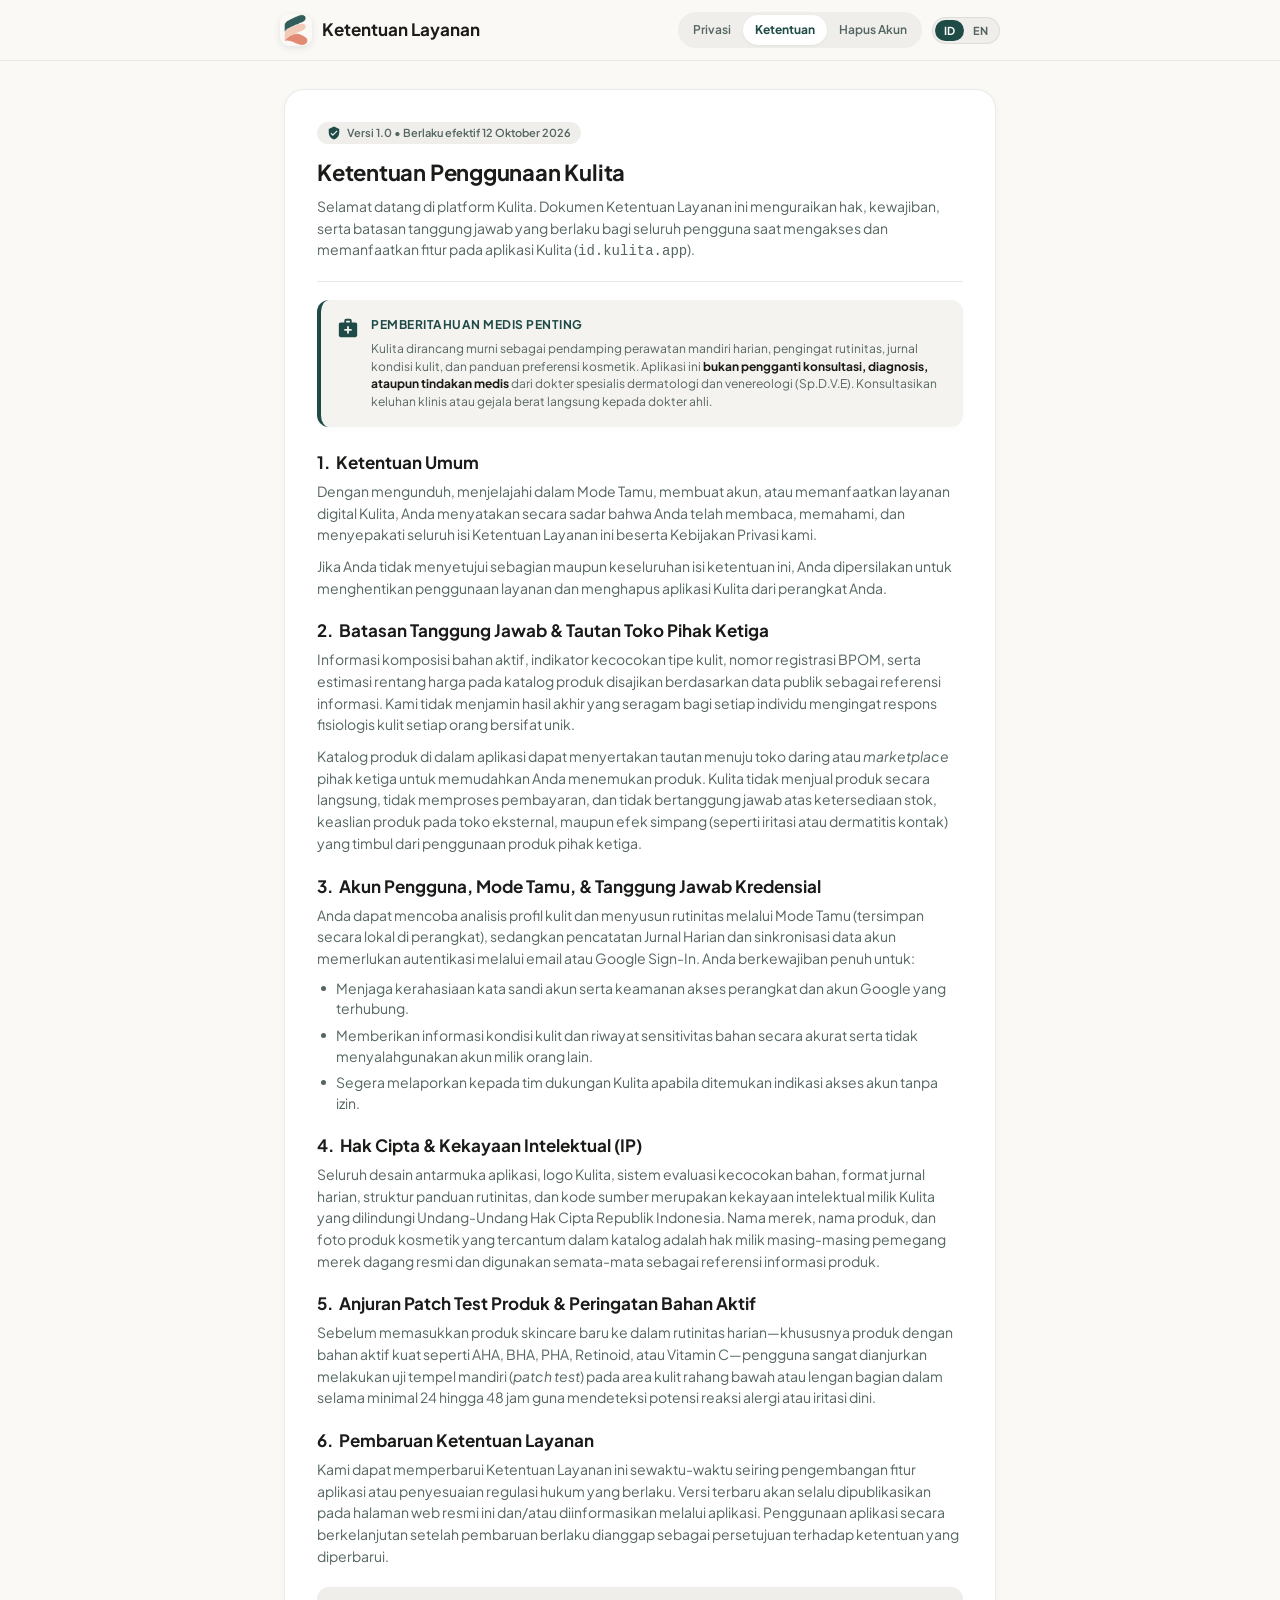
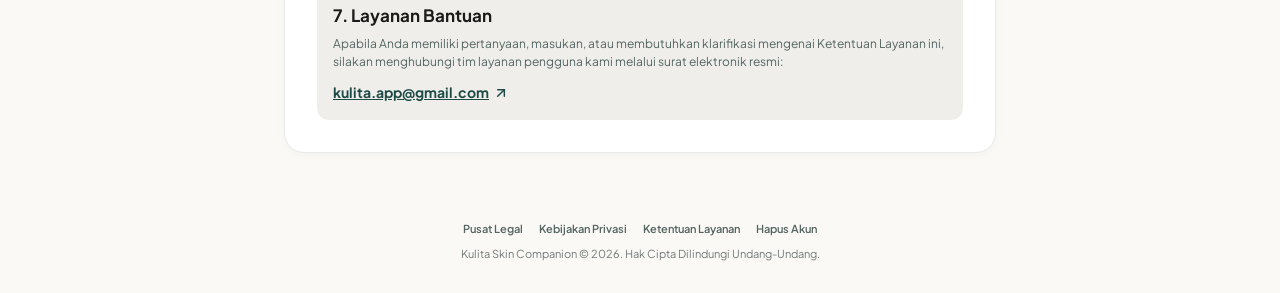
<file: terms.html>
<!DOCTYPE html>
<html lang="id">
<head>
  <meta charset="UTF-8" />
  <meta name="viewport" content="width=device-width, initial-scale=1.0" />
  <meta name="description" content="Ketentuan Layanan Resmi Kulita Skin Companion — Syarat penggunaan aplikasi, batasan tanggung jawab medis, katalog produk, dan hak pengguna." />
  <meta name="theme-color" content="#FBF9F6" />
  <title>Ketentuan Layanan Kulita</title>
  <link rel="icon" type="image/png" href="assets/kulita_logo.png" />
  <link rel="preconnect" href="https://fonts.googleapis.com" />
  <link rel="preconnect" href="https://fonts.gstatic.com" crossorigin />
  <link href="https://fonts.googleapis.com/css2?family=Plus+Jakarta+Sans:wght@400;500;600;700;800&display=swap" rel="stylesheet" />
  <link rel="stylesheet" href="styles.css" />
  <script src="app.js"></script>
</head>
<body data-title-id="Ketentuan Layanan Kulita" data-title-en="Kulita Terms of Service">

  <!-- Sticky Top AppBar matching Flutter AppBar -->
  <header class="app-bar">
    <div class="app-bar-inner">
      <a href="index.html" class="brand-link" data-keep-lang>
        <img src="assets/kulita_logo.png" alt="Kulita Logo" class="brand-logo" />
        <span class="brand-title-text" data-lang="id">Ketentuan Layanan</span>
        <span class="brand-title-text" data-lang="en">Terms of Service</span>
      </a>

      <div class="app-bar-actions">
        <nav class="doc-nav" aria-label="Document Navigation">
          <a href="privacy.html" class="doc-nav-link" data-keep-lang>
            <span data-lang="id">Privasi</span>
            <span data-lang="en">Privacy</span>
          </a>
          <a href="terms.html" class="doc-nav-link active" data-keep-lang>
            <span data-lang="id">Ketentuan</span>
            <span data-lang="en">Terms</span>
          </a>
          <a href="delete-account.html" class="doc-nav-link" data-keep-lang>
            <span data-lang="id">Hapus Akun</span>
            <span data-lang="en">Delete Account</span>
          </a>
        </nav>

        <div class="lang-switch" role="group" aria-label="Language Switcher">
          <button type="button" class="lang-btn active" data-set-lang="id" aria-pressed="true">ID</button>
          <button type="button" class="lang-btn" data-set-lang="en" aria-pressed="false">EN</button>
        </div>
      </div>
    </div>
  </header>

  <!-- Main Content -->
  <main class="page-main">
    <article class="article-card">

      <!-- ================================================================
           BAHASA INDONESIA (ID)
           ================================================================ -->
      <div data-lang="id">
        <!-- Version & Effective Date Badge -->
        <div class="meta-row">
          <span class="badge-pill badge-pill--terms">
            <svg class="badge-icon" viewBox="0 0 24 24" fill="currentColor" aria-hidden="true">
              <path d="M12 1L3 5v6c0 5.55 3.84 10.74 9 12 5.16-1.26 9-6.45 9-12V5l-9-4zm-2 16l-4-4 1.41-1.41L10 14.17l6.59-6.59L18 9l-8 8z"/>
            </svg>
            Versi 1.0 • Berlaku efektif 12 Oktober 2026
          </span>
        </div>

        <!-- Headline & Intro -->
        <h1 class="headline-lg-mobile doc-headline">Ketentuan Penggunaan Kulita</h1>
        <p class="body-md doc-intro">
          Selamat datang di platform Kulita. Dokumen Ketentuan Layanan ini menguraikan hak, kewajiban, serta batasan tanggung jawab yang berlaku bagi seluruh pengguna saat mengakses dan memanfaatkan fitur pada aplikasi Kulita (<code>id.kulita.app</code>).
        </p>

        <hr class="section-divider" />

        <!-- Medical Notice Card (MedicalNoticeCard) -->
        <section class="medical-notice-card" aria-label="Pemberitahuan Medis Penting">
          <svg class="medical-notice-icon" viewBox="0 0 24 24" fill="currentColor" aria-hidden="true">
            <path d="M20 6h-4V4c0-1.1-.9-2-2-2h-4c-1.1 0-2 .9-2 2v2H4c-1.1 0-2 .9-2 2v12c0 1.1.9 2 2 2h16c1.1 0 2-.9 2-2V8c0-1.1-.9-2-2-2zM10 4h4v2h-4V4zm6 11h-3v3h-2v-3H8v-2h3v-3h2v3h3v2z"/>
          </svg>
          <div>
            <h2 class="medical-notice-title">PEMBERITAHUAN MEDIS PENTING</h2>
            <p class="medical-notice-text">
              Kulita dirancang murni sebagai pendamping perawatan mandiri harian, pengingat rutinitas, jurnal kondisi kulit, dan panduan preferensi kosmetik. Aplikasi ini <strong>bukan pengganti konsultasi, diagnosis, ataupun tindakan medis</strong> dari dokter spesialis dermatologi dan venereologi (Sp.D.V.E). Konsultasikan keluhan klinis atau gejala berat langsung kepada dokter ahli.
            </p>
          </div>
        </section>

        <!-- Section 1 -->
        <section class="section-block">
          <h2 class="section-heading">
            <span class="section-number section-number--neutral">1.</span>
            <span>Ketentuan Umum</span>
          </h2>
          <p class="section-desc">
            Dengan mengunduh, menjelajahi dalam Mode Tamu, membuat akun, atau memanfaatkan layanan digital Kulita, Anda menyatakan secara sadar bahwa Anda telah membaca, memahami, dan menyepakati seluruh isi Ketentuan Layanan ini beserta Kebijakan Privasi kami.
          </p>
          <p class="section-desc">
            Jika Anda tidak menyetujui sebagian maupun keseluruhan isi ketentuan ini, Anda dipersilakan untuk menghentikan penggunaan layanan dan menghapus aplikasi Kulita dari perangkat Anda.
          </p>
        </section>

        <div class="section-spacer"></div>

        <!-- Section 2 -->
        <section class="section-block">
          <h2 class="section-heading">
            <span class="section-number section-number--neutral">2.</span>
            <span>Batasan Tanggung Jawab &amp; Tautan Toko Pihak Ketiga</span>
          </h2>
          <p class="section-desc">
            Informasi komposisi bahan aktif, indikator kecocokan tipe kulit, nomor registrasi BPOM, serta estimasi rentang harga pada katalog produk disajikan berdasarkan data publik sebagai referensi informasi. Kami tidak menjamin hasil akhir yang seragam bagi setiap individu mengingat respons fisiologis kulit setiap orang bersifat unik.
          </p>
          <p class="section-desc">
            Katalog produk di dalam aplikasi dapat menyertakan tautan menuju toko daring atau <em>marketplace</em> pihak ketiga untuk memudahkan Anda menemukan produk. Kulita tidak menjual produk secara langsung, tidak memproses pembayaran, dan tidak bertanggung jawab atas ketersediaan stok, keaslian produk pada toko eksternal, maupun efek simpang (seperti iritasi atau dermatitis kontak) yang timbul dari penggunaan produk pihak ketiga.
          </p>
        </section>

        <div class="section-spacer"></div>

        <!-- Section 3 -->
        <section class="section-block">
          <h2 class="section-heading">
            <span class="section-number section-number--neutral">3.</span>
            <span>Akun Pengguna, Mode Tamu, &amp; Tanggung Jawab Kredensial</span>
          </h2>
          <p class="section-desc">
            Anda dapat mencoba analisis profil kulit dan menyusun rutinitas melalui Mode Tamu (tersimpan secara lokal di perangkat), sedangkan pencatatan Jurnal Harian dan sinkronisasi data akun memerlukan autentikasi melalui email atau Google Sign-In. Anda berkewajiban penuh untuk:
          </p>
          <ul class="bullet-list">
            <li class="bullet-item">
              <span class="bullet-dot"></span>
              <span>Menjaga kerahasiaan kata sandi akun serta keamanan akses perangkat dan akun Google yang terhubung.</span>
            </li>
            <li class="bullet-item">
              <span class="bullet-dot"></span>
              <span>Memberikan informasi kondisi kulit dan riwayat sensitivitas bahan secara akurat serta tidak menyalahgunakan akun milik orang lain.</span>
            </li>
            <li class="bullet-item">
              <span class="bullet-dot"></span>
              <span>Segera melaporkan kepada tim dukungan Kulita apabila ditemukan indikasi akses akun tanpa izin.</span>
            </li>
          </ul>
        </section>

        <div class="section-spacer"></div>

        <!-- Section 4 -->
        <section class="section-block">
          <h2 class="section-heading">
            <span class="section-number section-number--neutral">4.</span>
            <span>Hak Cipta &amp; Kekayaan Intelektual (IP)</span>
          </h2>
          <p class="section-desc">
            Seluruh desain antarmuka aplikasi, logo Kulita, sistem evaluasi kecocokan bahan, format jurnal harian, struktur panduan rutinitas, dan kode sumber merupakan kekayaan intelektual milik Kulita yang dilindungi Undang-Undang Hak Cipta Republik Indonesia. Nama merek, nama produk, dan foto produk kosmetik yang tercantum dalam katalog adalah hak milik masing-masing pemegang merek dagang resmi dan digunakan semata-mata sebagai referensi informasi produk.
          </p>
        </section>

        <div class="section-spacer"></div>

        <!-- Section 5 -->
        <section class="section-block">
          <h2 class="section-heading">
            <span class="section-number section-number--neutral">5.</span>
            <span>Anjuran Patch Test Produk &amp; Peringatan Bahan Aktif</span>
          </h2>
          <p class="section-desc">
            Sebelum memasukkan produk skincare baru ke dalam rutinitas harian—khususnya produk dengan bahan aktif kuat seperti AHA, BHA, PHA, Retinoid, atau Vitamin C—pengguna sangat dianjurkan melakukan uji tempel mandiri (<em>patch test</em>) pada area kulit rahang bawah atau lengan bagian dalam selama minimal 24 hingga 48 jam guna mendeteksi potensi reaksi alergi atau iritasi dini.
          </p>
        </section>

        <div class="section-spacer"></div>

        <!-- Section 6 -->
        <section class="section-block">
          <h2 class="section-heading">
            <span class="section-number section-number--neutral">6.</span>
            <span>Pembaruan Ketentuan Layanan</span>
          </h2>
          <p class="section-desc">
            Kami dapat memperbarui Ketentuan Layanan ini sewaktu-waktu seiring pengembangan fitur aplikasi atau penyesuaian regulasi hukum yang berlaku. Versi terbaru akan selalu dipublikasikan pada halaman web resmi ini dan/atau diinformasikan melalui aplikasi. Penggunaan aplikasi secara berkelanjutan setelah pembaruan berlaku dianggap sebagai persetujuan terhadap ketentuan yang diperbarui.
          </p>
        </section>

        <div class="section-spacer"></div>

        <!-- Section 7: Layanan Bantuan (LegalSupportCard) -->
        <section class="support-card" aria-label="Layanan Bantuan">
          <h2 class="support-card-title">7. Layanan Bantuan</h2>
          <p class="support-card-desc">
            Apabila Anda memiliki pertanyaan, masukan, atau membutuhkan klarifikasi mengenai Ketentuan Layanan ini, silakan menghubungi tim layanan pengguna kami melalui surat elektronik resmi:
          </p>
          <a href="mailto:kulita.app@gmail.com" class="support-email-link">
            <span>kulita.app@gmail.com</span>
            <svg width="16" height="16" viewBox="0 0 24 24" fill="none" stroke="currentColor" stroke-width="2.2" stroke-linecap="round" stroke-linejoin="round" aria-hidden="true">
              <path d="M7 17L17 7"/>
              <path d="M7 7h10v10"/>
            </svg>
          </a>
        </section>
      </div>

      <!-- ================================================================
           ENGLISH (EN)
           ================================================================ -->
      <div data-lang="en">
        <!-- Version & Effective Date Badge -->
        <div class="meta-row">
          <span class="badge-pill badge-pill--terms">
            <svg class="badge-icon" viewBox="0 0 24 24" fill="currentColor" aria-hidden="true">
              <path d="M12 1L3 5v6c0 5.55 3.84 10.74 9 12 5.16-1.26 9-6.45 9-12V5l-9-4zm-2 16l-4-4 1.41-1.41L10 14.17l6.59-6.59L18 9l-8 8z"/>
            </svg>
            Version 1.0 • Effective October 12, 2026
          </span>
        </div>

        <!-- Headline & Intro -->
        <h1 class="headline-lg-mobile doc-headline">Kulita Terms of Use</h1>
        <p class="body-md doc-intro">
          Welcome to the Kulita platform. This Terms of Service document outlines the rights, obligations, and liability limitations applicable to all users when accessing and utilizing features within the Kulita application (<code>id.kulita.app</code>).
        </p>

        <hr class="section-divider" />

        <!-- Medical Notice Card -->
        <section class="medical-notice-card" aria-label="Important Medical Notice">
          <svg class="medical-notice-icon" viewBox="0 0 24 24" fill="currentColor" aria-hidden="true">
            <path d="M20 6h-4V4c0-1.1-.9-2-2-2h-4c-1.1 0-2 .9-2 2v2H4c-1.1 0-2 .9-2 2v12c0 1.1.9 2 2 2h16c1.1 0 2-.9 2-2V8c0-1.1-.9-2-2-2zM10 4h4v2h-4V4zm6 11h-3v3h-2v-3H8v-2h3v-3h2v3h3v2z"/>
          </svg>
          <div>
            <h2 class="medical-notice-title">IMPORTANT MEDICAL NOTICE</h2>
            <p class="medical-notice-text">
              Kulita is designed purely as a daily self-care companion, routine reminder, skin condition journal, and cosmetic preference guide. This application <strong>is not a substitute for medical consultation, diagnosis, or treatment</strong> from a board-certified dermatologist (Sp.D.V.E). Always consult a qualified physician for clinical skin conditions or severe symptoms.
            </p>
          </div>
        </section>

        <!-- Section 1 -->
        <section class="section-block">
          <h2 class="section-heading">
            <span class="section-number section-number--neutral">1.</span>
            <span>General Terms</span>
          </h2>
          <p class="section-desc">
            By downloading, browsing in Guest Mode, creating an account, or using Kulita digital services, you consciously declare that you have read, understood, and agreed to these Terms of Service and our Privacy Policy.
          </p>
          <p class="section-desc">
            If you do not agree with any part or all of these terms, please discontinue use and uninstall the Kulita application from your device.
          </p>
        </section>

        <div class="section-spacer"></div>

        <!-- Section 2 -->
        <section class="section-block">
          <h2 class="section-heading">
            <span class="section-number section-number--neutral">2.</span>
            <span>Limitation of Liability &amp; Third-Party Store Links</span>
          </h2>
          <p class="section-desc">
            Active ingredient information, skin type compatibility indicators, BPOM registration numbers, and estimated price ranges in the product catalog are presented based on public formulation data for informational reference. We do not guarantee uniform results for every individual given the unique physiological nature of skin.
          </p>
          <p class="section-desc">
            The product catalog may include links to external online stores or third-party marketplaces for your convenience. Kulita does not sell products directly, does not process payments, and is not legally liable for stock availability, product authenticity on external stores, or adverse reactions (such as irritation or contact dermatitis) resulting from the use of third-party products.
          </p>
        </section>

        <div class="section-spacer"></div>

        <!-- Section 3 -->
        <section class="section-block">
          <h2 class="section-heading">
            <span class="section-number section-number--neutral">3.</span>
            <span>User Accounts, Guest Mode, &amp; Credential Responsibilities</span>
          </h2>
          <p class="section-desc">
            You may explore skin profile analysis and routine planning in Guest Mode (stored locally on your device), whereas Daily Journal logging and cloud synchronization require authentication via email or Google Sign-In. You are fully responsible for:
          </p>
          <ul class="bullet-list">
            <li class="bullet-item">
              <span class="bullet-dot"></span>
              <span>Safeguarding your account password as well as access to your device and linked Google account.</span>
            </li>
            <li class="bullet-item">
              <span class="bullet-dot"></span>
              <span>Providing accurate skin condition and ingredient sensitivity information and not misusing another person's account.</span>
            </li>
            <li class="bullet-item">
              <span class="bullet-dot"></span>
              <span>Promptly reporting to the Kulita support team if any unauthorized account access is suspected.</span>
            </li>
          </ul>
        </section>

        <div class="section-spacer"></div>

        <!-- Section 4 -->
        <section class="section-block">
          <h2 class="section-heading">
            <span class="section-number section-number--neutral">4.</span>
            <span>Copyright &amp; Intellectual Property (IP)</span>
          </h2>
          <p class="section-desc">
            All application interfaces, the Kulita logo, ingredient compatibility scoring logic, daily journal formats, routine guide structures, and source code are the intellectual property of Kulita protected under the copyright laws of the Republic of Indonesia. Brand names, product names, and product images displayed in the catalog belong to their respective trademark owners and are used strictly for product identification reference.
          </p>
        </section>

        <div class="section-spacer"></div>

        <!-- Section 5 -->
        <section class="section-block">
          <h2 class="section-heading">
            <span class="section-number section-number--neutral">5.</span>
            <span>Product Patch Test Recommendation &amp; Active Ingredients</span>
          </h2>
          <p class="section-desc">
            Before introducing any new skincare product into your daily routine—especially products containing potent actives such as AHA, BHA, PHA, Retinoids, or Vitamin C—users are strongly advised to perform a self patch test on the lower jawline or inner forearm for at least 24 to 48 hours to detect potential allergic reactions or early irritation.
          </p>
        </section>

        <div class="section-spacer"></div>

        <!-- Section 6 -->
        <section class="section-block">
          <h2 class="section-heading">
            <span class="section-number section-number--neutral">6.</span>
            <span>Terms of Service Updates</span>
          </h2>
          <p class="section-desc">
            We may revise these Terms of Service from time to time alongside application feature updates or regulatory changes. The latest version will always be published on this official web page and/or announced within the app. Continued use of the application after revisions take effect constitutes acceptance of the updated terms.
          </p>
        </section>

        <div class="section-spacer"></div>

        <!-- Section 7: Support Services -->
        <section class="support-card" aria-label="Support Services">
          <h2 class="support-card-title">7. Support Services</h2>
          <p class="support-card-desc">
            If you have questions, feedback, or need clarification regarding these Terms of Service, please contact our user support team via official email:
          </p>
          <a href="mailto:kulita.app@gmail.com" class="support-email-link">
            <span>kulita.app@gmail.com</span>
            <svg width="16" height="16" viewBox="0 0 24 24" fill="none" stroke="currentColor" stroke-width="2.2" stroke-linecap="round" stroke-linejoin="round" aria-hidden="true">
              <path d="M7 17L17 7"/>
              <path d="M7 7h10v10"/>
            </svg>
          </a>
        </section>
      </div>

    </article>
  </main>

  <!-- Footer -->
  <footer class="page-footer">
    <div class="footer-links">
      <a href="index.html" class="footer-link" data-keep-lang>
        <span data-lang="id">Pusat Legal</span>
        <span data-lang="en">Legal Center</span>
      </a>
      <a href="privacy.html" class="footer-link" data-keep-lang>
        <span data-lang="id">Kebijakan Privasi</span>
        <span data-lang="en">Privacy Policy</span>
      </a>
      <a href="terms.html" class="footer-link" data-keep-lang>
        <span data-lang="id">Ketentuan Layanan</span>
        <span data-lang="en">Terms of Service</span>
      </a>
      <a href="delete-account.html" class="footer-link" data-keep-lang>
        <span data-lang="id">Hapus Akun</span>
        <span data-lang="en">Delete Account</span>
      </a>
    </div>
    <p data-lang="id">Kulita Skin Companion &copy; 2026. Hak Cipta Dilindungi Undang-Undang.</p>
    <p data-lang="en">Kulita Skin Companion &copy; 2026. All rights reserved.</p>
  </footer>

</body>
</html>
</file>
<file: styles.css>
/* ==========================================================================
   Kulita Design System — Web Legal Pages (GitHub Pages)
   Synchronized with lib/theme/app_colors.dart & lib/theme/app_typography.dart
   ========================================================================== */

:root {
  /* Primary botanical deep teals */
  --primary: #1E4B46;
  --on-primary: #FFFFFF;
  --primary-container: #1C534A;
  --on-primary-container: #8DBAB3;
  --primary-fixed: #BDECE4;
  --primary-fixed-dim: #A2CFC8;
  --on-primary-fixed: #00201D;

  /* Secondary soft warm peaches */
  --secondary: #7D5543;
  --on-secondary: #FFFFFF;
  --secondary-container: #FFC9B1;
  --on-secondary-container: #7A5240;
  --secondary-fixed: #FFDBCC;

  /* Tertiary coral & terracotta accents */
  --tertiary: #E77F67;
  --on-tertiary: #FFFFFF;
  --tertiary-fixed: #FFDAD2;

  /* Canvas & surface layers */
  --canvas: #FAF8F5;
  --surface: #FBF9F6;
  --surface-card: #FFFFFF;
  --surface-tint: #3A6660;
  --surface-container-lowest: #FFFFFF;
  --surface-container-low: #F5F3F0;
  --surface-container: #EFEEEB;
  --surface-container-high: #EAE8E5;
  --surface-container-highest: #E4E2DF;

  /* Typography & Neutrals */
  --on-surface: #1B1C1A;
  --text-primary: #182C29;
  --on-surface-variant: #546562;
  --text-muted: #546562;
  --outline: #707977;
  --outline-variant: #C0C8C6;
  --border-subtle: #EAE6DF;

  /* Semantic */
  --status-verified: #5B8A72;
  --status-warning: #D97736;
  --error: #BA1A1A;
  --error-container: #FFDAD6;

  /* Borders & Shadows matching Flutter cards */
  --outline-alpha-15: rgba(112, 121, 119, 0.15);
  --shadow-card: 0 2px 10px rgba(0, 0, 0, 0.03);
  --shadow-subtle: 0 2px 6px rgba(0, 0, 0, 0.02);
  --shadow-elevated: 0 8px 24px rgba(24, 44, 41, 0.06);

  /* Radii */
  --radius-pill: 9999px;
  --radius-xl: 20px;
  --radius-lg: 16px;
  --radius-md: 12px;
  --radius-sm: 10px;
  --radius-xs: 8px;

  /* Font Family */
  --font-sans: 'Plus Jakarta Sans', -apple-system, BlinkMacSystemFont, 'Segoe UI', Roboto, sans-serif;
}

*,
*::before,
*::after {
  box-sizing: border-box;
  margin: 0;
  padding: 0;
}

html {
  font-family: var(--font-sans);
  background-color: var(--surface);
  color: var(--on-surface);
  -webkit-font-smoothing: antialiased;
  -moz-osx-font-smoothing: grayscale;
  scroll-behavior: smooth;
}

body {
  min-height: 100vh;
  display: flex;
  flex-direction: column;
  background-color: var(--surface);
  color: var(--on-surface);
  line-height: 1.5;
}

/* ==========================================================================
   Typography Scale (AppTypography)
   ========================================================================== */

.display-lg {
  font-size: 2.125rem; /* 34px */
  font-weight: 800;
  line-height: 1.235;
  letter-spacing: -0.02em;
  color: var(--text-primary);
}

.headline-lg {
  font-size: 1.625rem; /* 26px */
  font-weight: 700;
  line-height: 1.3;
  letter-spacing: -0.015em;
  color: var(--text-primary);
}

.headline-lg-mobile {
  font-size: 1.375rem; /* 22px */
  font-weight: 700;
  line-height: 1.36;
  letter-spacing: -0.01em;
  color: var(--on-surface);
}

.headline-md {
  font-size: 1.25rem; /* 20px */
  font-weight: 700;
  line-height: 1.4;
  color: var(--text-primary);
}

.headline-sm {
  font-size: 1.0625rem; /* 17px */
  font-weight: 700;
  line-height: 1.41;
  color: var(--on-surface);
}

.body-lg {
  font-size: 1rem; /* 16px */
  font-weight: 400;
  line-height: 1.5;
  color: var(--text-primary);
}

.body-md {
  font-size: 0.875rem; /* 14px */
  font-weight: 400;
  line-height: 1.5;
  color: var(--on-surface-variant);
}

.body-sm {
  font-size: 0.75rem; /* 12px */
  font-weight: 400;
  line-height: 1.5;
  color: var(--on-surface-variant);
}

.label-lg {
  font-size: 0.875rem; /* 14px */
  font-weight: 600;
  line-height: 1.42;
  color: var(--on-surface);
}

.label-md {
  font-size: 0.75rem; /* 12px */
  font-weight: 600;
  line-height: 1.33;
  letter-spacing: 0.01em;
  color: var(--on-surface-variant);
}

.label-sm {
  font-size: 0.6875rem; /* 11px */
  font-weight: 700;
  line-height: 1.27;
  letter-spacing: 0.02em;
  color: var(--primary);
}

/* ==========================================================================
   Sticky Top AppBar
   ========================================================================== */

.app-bar {
  position: sticky;
  top: 0;
  z-index: 50;
  background-color: rgba(251, 249, 246, 0.88);
  backdrop-filter: blur(12px);
  -webkit-backdrop-filter: blur(12px);
  border-bottom: 1px solid var(--border-subtle);
}

.app-bar-inner {
  max-width: 760px;
  margin: 0 auto;
  padding: 12px 20px;
  display: flex;
  align-items: center;
  justify-content: space-between;
  gap: 12px;
}

.brand-link {
  display: inline-flex;
  align-items: center;
  gap: 10px;
  text-decoration: none;
  color: var(--on-surface);
  font-weight: 700;
  font-size: 1.0625rem;
  transition: opacity 0.15s ease;
}

.brand-link:hover {
  opacity: 0.85;
}

.brand-logo {
  width: 32px;
  height: 32px;
  border-radius: 9px;
  object-fit: cover;
  box-shadow: 0 2px 6px rgba(30, 75, 70, 0.12);
}

.app-bar-actions {
  display: flex;
  align-items: center;
  gap: 10px;
}

/* Navigation Pills inside AppBar */
.doc-nav {
  display: flex;
  align-items: center;
  background-color: var(--surface-container);
  padding: 3px;
  border-radius: var(--radius-pill);
}

.doc-nav-link {
  text-decoration: none;
  font-size: 0.75rem;
  font-weight: 600;
  color: var(--on-surface-variant);
  padding: 6px 12px;
  border-radius: var(--radius-pill);
  transition: all 0.15s ease;
  white-space: nowrap;
}

.doc-nav-link:hover {
  color: var(--on-surface);
}

.doc-nav-link.active {
  background-color: var(--surface-card);
  color: var(--primary);
  font-weight: 700;
  box-shadow: 0 1px 3px rgba(0, 0, 0, 0.06);
}

/* Language Toggle Switcher */
.lang-switch {
  display: inline-flex;
  align-items: center;
  background-color: var(--surface-container);
  border: 1px solid var(--outline-alpha-15);
  border-radius: var(--radius-pill);
  padding: 2px;
}

.lang-btn {
  appearance: none;
  border: none;
  background: transparent;
  font-family: var(--font-sans);
  font-size: 0.6875rem;
  font-weight: 700;
  color: var(--on-surface-variant);
  padding: 4px 9px;
  border-radius: var(--radius-pill);
  cursor: pointer;
  transition: all 0.15s ease;
}

.lang-btn:hover {
  color: var(--on-surface);
}

.lang-btn.active {
  background-color: var(--primary);
  color: var(--on-primary);
}

/* ==========================================================================
   Main Layout & Article Container
   ========================================================================== */

.page-main {
  flex: 1;
  width: 100%;
  max-width: 760px;
  margin: 0 auto;
  padding: 16px 20px 32px;
}

/* Matches PrivacyPolicyPage Main Article Container */
.article-card {
  width: 100%;
  padding: 24px 20px;
  background-color: var(--surface-container-lowest);
  border-radius: var(--radius-xl);
  border: 1px solid var(--outline-alpha-15);
  box-shadow: var(--shadow-card);
}

@media (min-width: 640px) {
  .page-main {
    padding: 28px 24px 48px;
  }

  .article-card {
    padding: 32px 32px;
  }
}

/* ==========================================================================
   Badges & Meta Header
   ========================================================================== */

.meta-row {
  display: flex;
  flex-wrap: wrap;
  align-items: center;
  justify-content: space-between;
  gap: 8px;
  margin-bottom: 14px;
}

.badge-pill {
  display: inline-flex;
  align-items: center;
  gap: 6px;
  padding: 4px 10px;
  border-radius: var(--radius-pill);
  font-size: 0.6875rem;
  font-weight: 700;
  line-height: 1.27;
}

.badge-pill--privacy {
  background-color: var(--primary-fixed);
  color: var(--on-primary-fixed);
}

.badge-pill--terms {
  background-color: var(--surface-container);
  color: var(--on-surface-variant);
  font-weight: 600;
}

.badge-icon {
  width: 14px;
  height: 14px;
  color: var(--primary);
  flex-shrink: 0;
}

.last-updated {
  font-size: 0.6875rem;
  color: var(--outline);
}

.doc-headline {
  margin-bottom: 8px;
}

.doc-intro {
  color: var(--on-surface-variant);
  line-height: 1.55;
}

/* ==========================================================================
   Callout Cards: LegalSummaryCard & MedicalNoticeCard
   ========================================================================== */

/* Matches LegalSummaryCard */
.summary-card {
  width: 100%;
  margin-top: 16px;
  margin-bottom: 24px;
  padding: 14px 16px;
  background-color: var(--surface-container-low);
  border-radius: var(--radius-md);
  border: 1px solid var(--outline-alpha-15);
}

.summary-card-header {
  display: flex;
  align-items: center;
  gap: 8px;
  margin-bottom: 10px;
}

.summary-card-icon {
  width: 18px;
  height: 18px;
  color: var(--primary);
  flex-shrink: 0;
}

.summary-card-title {
  font-size: 0.6875rem;
  font-weight: 700;
  letter-spacing: 0.6px;
  text-transform: uppercase;
  color: var(--primary);
}

.summary-list {
  list-style: none;
  display: flex;
  flex-direction: column;
  gap: 6px;
}

.summary-item {
  display: flex;
  align-items: flex-start;
  gap: 8px;
  font-size: 0.75rem;
  line-height: 1.45;
  color: var(--on-surface-variant);
}

.summary-check-icon {
  width: 16px;
  height: 16px;
  color: var(--primary);
  flex-shrink: 0;
  margin-top: 1px;
}

.summary-item strong {
  font-weight: 700;
  color: var(--on-surface);
}

/* Matches MedicalNoticeCard */
.medical-notice-card {
  width: 100%;
  margin-top: 16px;
  margin-bottom: 24px;
  padding: 16px;
  background-color: var(--surface-container-low);
  border-radius: var(--radius-md);
  border-left: 4px solid var(--primary);
  box-shadow: var(--shadow-subtle);
  display: flex;
  align-items: flex-start;
  gap: 12px;
}

.medical-notice-icon {
  width: 22px;
  height: 22px;
  color: var(--primary);
  flex-shrink: 0;
  margin-top: 1px;
}

.medical-notice-title {
  font-size: 0.75rem;
  font-weight: 700;
  letter-spacing: 0.5px;
  text-transform: uppercase;
  color: var(--primary);
  margin-bottom: 6px;
}

.medical-notice-text {
  font-size: 0.75rem;
  line-height: 1.48;
  color: var(--on-surface-variant);
}

.medical-notice-text strong {
  font-weight: 700;
  color: var(--on-surface);
}

/* ==========================================================================
   Document Sections (LegalSectionCard & LegalBulletPoint)
   ========================================================================== */

.section-block {
  display: flex;
  flex-direction: column;
}

.section-heading {
  display: flex;
  align-items: baseline;
  gap: 6px;
  font-size: 1.0625rem; /* 17px */
  font-weight: 700;
  line-height: 1.41;
  color: var(--on-surface);
}

.section-number {
  color: var(--primary);
  font-weight: 700;
  flex-shrink: 0;
}

.section-number--neutral {
  color: var(--on-surface);
}

.section-desc {
  margin-top: 6px;
  font-size: 0.875rem; /* 14px */
  line-height: 1.55;
  color: var(--on-surface-variant);
}

.section-desc + .section-desc {
  margin-top: 10px;
}

.bullet-list {
  list-style: none;
  margin-top: 8px;
  display: flex;
  flex-direction: column;
  gap: 6px;
}

.bullet-item {
  display: flex;
  align-items: flex-start;
  padding-left: 4px;
  font-size: 0.875rem; /* 14px */
  line-height: 1.48;
  color: var(--on-surface-variant);
}

.bullet-dot {
  width: 5px;
  height: 5px;
  border-radius: 50%;
  background-color: var(--on-surface-variant);
  margin-top: 8px;
  margin-right: 10px;
  flex-shrink: 0;
}

.bullet-item strong {
  font-weight: 700;
  color: var(--on-surface);
}

.section-divider {
  border: 0;
  height: 1px;
  background-color: var(--surface-container-high);
  margin: 18px 0;
}

.section-spacer {
  height: 20px;
}

/* ==========================================================================
   Contact & Support Cards (LegalContactBox & LegalSupportCard)
   ========================================================================== */

/* Matches LegalContactBox */
.contact-box {
  margin-top: 14px;
  padding: 12px 14px;
  background-color: var(--surface-container-low);
  border-radius: var(--radius-sm);
  border: 1px solid var(--outline-alpha-15);
  display: flex;
  align-items: center;
  gap: 10px;
  text-decoration: none;
  transition: background-color 0.15s ease, border-color 0.15s ease;
}

.contact-box:hover {
  background-color: var(--surface-container);
  border-color: var(--outline-variant);
}

.contact-box-icon {
  width: 20px;
  height: 20px;
  color: var(--primary);
  flex-shrink: 0;
}

.contact-box-label {
  display: block;
  font-size: 0.6875rem;
  color: var(--on-surface-variant);
  margin-bottom: 2px;
}

.contact-box-email {
  display: block;
  font-size: 0.75rem;
  font-weight: 700;
  color: var(--primary);
  text-decoration: underline;
}

/* Matches LegalSupportCard */
.support-card {
  width: 100%;
  padding: 16px;
  background-color: var(--surface-container);
  border-radius: var(--radius-md);
}

.support-card-title {
  font-size: 1.0625rem;
  font-weight: 700;
  color: var(--on-surface);
  margin-bottom: 6px;
}

.support-card-desc {
  font-size: 0.75rem;
  line-height: 1.48;
  color: var(--on-surface-variant);
  margin-bottom: 10px;
}

.support-email-link {
  display: inline-flex;
  align-items: center;
  gap: 4px;
  font-size: 0.875rem;
  font-weight: 700;
  color: var(--primary);
  text-decoration: underline;
}

.support-email-link:hover {
  opacity: 0.85;
}

/* ==========================================================================
   Index / Portal Hub Cards
   ========================================================================== */

.hero-banner {
  text-align: center;
  padding: 28px 20px 24px;
}

.hero-logo {
  width: 64px;
  height: 64px;
  border-radius: 18px;
  object-fit: cover;
  box-shadow: var(--shadow-elevated);
  margin-bottom: 14px;
}

.portal-grid {
  display: grid;
  grid-template-columns: 1fr;
  gap: 16px;
  margin-top: 16px;
}

@media (min-width: 600px) {
  .portal-grid {
    grid-template-columns: 1fr 1fr;
  }
}

.portal-card {
  display: flex;
  flex-direction: column;
  justify-content: space-between;
  padding: 22px 20px;
  background-color: var(--surface-container-lowest);
  border-radius: var(--radius-xl);
  border: 1px solid var(--outline-alpha-15);
  box-shadow: var(--shadow-card);
  text-decoration: none;
  color: var(--on-surface);
  transition: transform 0.15s ease, box-shadow 0.15s ease, border-color 0.15s ease;
}

.portal-card:hover {
  transform: translateY(-2px);
  box-shadow: var(--shadow-elevated);
  border-color: var(--primary-fixed-dim);
}

.portal-card-icon-wrap {
  width: 44px;
  height: 44px;
  border-radius: var(--radius-md);
  background-color: var(--surface-container-low);
  display: flex;
  align-items: center;
  justify-content: center;
  color: var(--primary-container);
  margin-bottom: 14px;
}

.portal-card-cta {
  margin-top: 16px;
  display: inline-flex;
  align-items: center;
  gap: 6px;
  font-size: 0.8125rem;
  font-weight: 700;
  color: var(--primary);
}

/* ==========================================================================
   Footer
   ========================================================================== */

.page-footer {
  text-align: center;
  padding: 20px 20px 32px;
  font-size: 0.6875rem;
  color: var(--outline);
}

.footer-links {
  display: flex;
  justify-content: center;
  flex-wrap: wrap;
  gap: 16px;
  margin-bottom: 8px;
}

.footer-link {
  color: var(--on-surface-variant);
  text-decoration: none;
  font-weight: 600;
}

.footer-link:hover {
  color: var(--primary);
  text-decoration: underline;
}

/* ==========================================================================
   Bilingual Visibility Utility & Print Styles
   ========================================================================== */

html[lang="id"] [data-lang="en"] {
  display: none !important;
}

html[lang="en"] [data-lang="id"] {
  display: none !important;
}

@media (max-width: 480px) {
  .brand-title-text {
    display: none;
  }
  .app-bar-inner {
    padding: 10px 16px;
  }
  .page-main {
    padding: 12px 16px 28px;
  }
}

@media print {
  .app-bar,
  .footer-links {
    display: none !important;
  }
  body,
  .article-card {
    background: #FFFFFF;
    box-shadow: none;
    border: none;
  }
}
</file>
